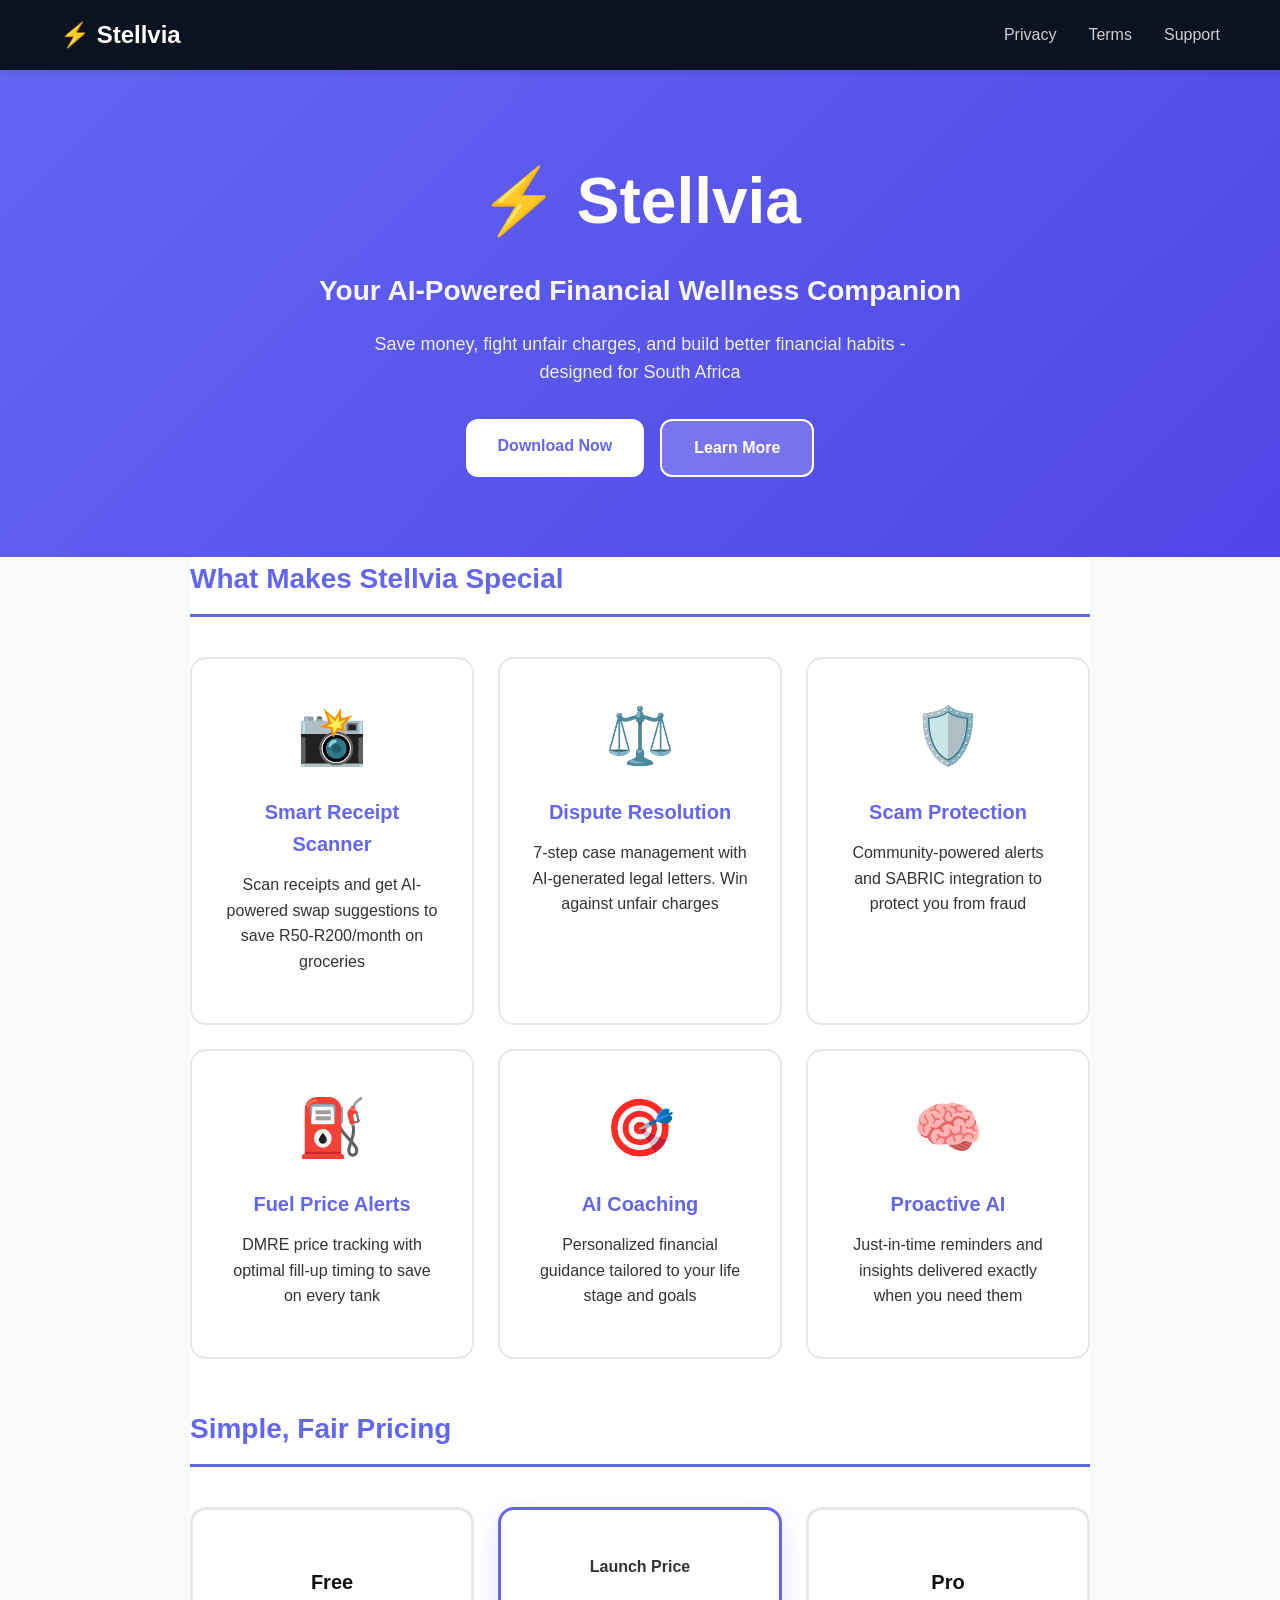
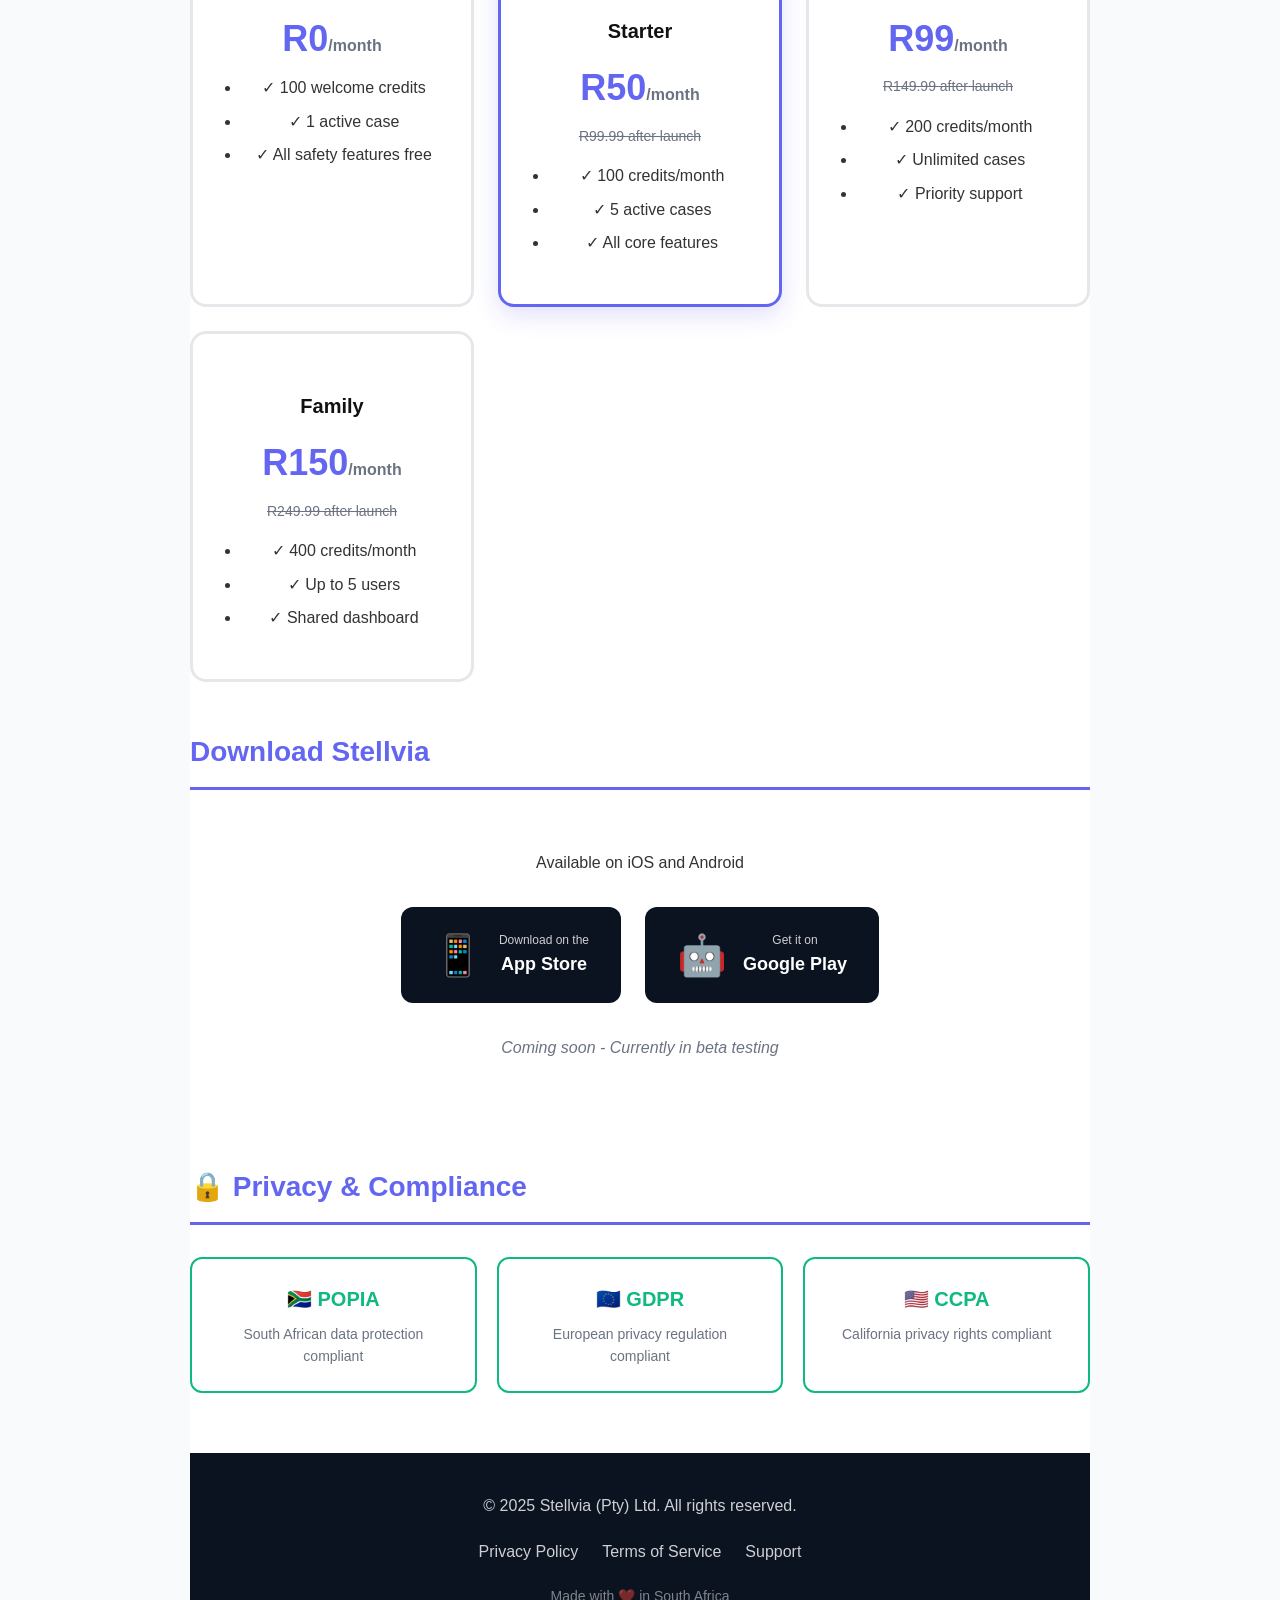
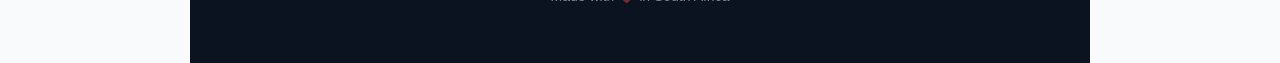
<file: index.html>
<!DOCTYPE html>
<html lang="en">
<head>
    <meta charset="UTF-8">
    <meta name="viewport" content="width=device-width, initial-scale=1.0">
    <meta name="description" content="Stellvia - Your AI-powered financial wellness companion for South Africa">
    <title>Stellvia - AI Financial Wellness for South Africa</title>
    <link rel="stylesheet" href="style.css">
    <link rel="icon" href="data:image/svg+xml,<svg xmlns='http://www.w3.org/2000/svg' viewBox='0 0 100 100'><text y='.9em' font-size='90'>⚡</text></svg>">
</head>
<body>
    <nav class="nav">
        <div class="nav-container">
            <a href="index.html" class="nav-logo">⚡ Stellvia</a>
            <div class="nav-links">
                <a href="privacy.html">Privacy</a>
                <a href="terms.html">Terms</a>
                <a href="support.html">Support</a>
            </div>
        </div>
    </nav>

    <div class="hero">
        <div class="hero-content">
            <h1>⚡ Stellvia</h1>
            <p class="hero-subtitle">Your AI-Powered Financial Wellness Companion</p>
            <p class="hero-description">Save money, fight unfair charges, and build better financial habits - designed for South Africa</p>
            
            <div class="hero-buttons">
                <a href="#download" class="btn-primary">Download Now</a>
                <a href="support.html" class="btn-secondary">Learn More</a>
            </div>
        </div>
    </div>

    <div class="container">
        <section id="features">
            <h2>What Makes Stellvia Special</h2>
            
            <div class="feature-grid">
                <div class="feature-card">
                    <div class="feature-icon">📸</div>
                    <h3>Smart Receipt Scanner</h3>
                    <p>Scan receipts and get AI-powered swap suggestions to save R50-R200/month on groceries</p>
                </div>

                <div class="feature-card">
                    <div class="feature-icon">⚖️</div>
                    <h3>Dispute Resolution</h3>
                    <p>7-step case management with AI-generated legal letters. Win against unfair charges</p>
                </div>

                <div class="feature-card">
                    <div class="feature-icon">🛡️</div>
                    <h3>Scam Protection</h3>
                    <p>Community-powered alerts and SABRIC integration to protect you from fraud</p>
                </div>

                <div class="feature-card">
                    <div class="feature-icon">⛽</div>
                    <h3>Fuel Price Alerts</h3>
                    <p>DMRE price tracking with optimal fill-up timing to save on every tank</p>
                </div>

                <div class="feature-card">
                    <div class="feature-icon">🎯</div>
                    <h3>AI Coaching</h3>
                    <p>Personalized financial guidance tailored to your life stage and goals</p>
                </div>

                <div class="feature-card">
                    <div class="feature-icon">🧠</div>
                    <h3>Proactive AI</h3>
                    <p>Just-in-time reminders and insights delivered exactly when you need them</p>
                </div>
            </div>
        </section>

        <section id="pricing">
            <h2>Simple, Fair Pricing</h2>
            
            <div class="pricing-grid">
                <div class="price-card">
                    <h3>Free</h3>
                    <p class="price">R0<span>/month</span></p>
                    <ul>
                        <li>✓ 100 welcome credits</li>
                        <li>✓ 1 active case</li>
                        <li>✓ All safety features free</li>
                    </ul>
                </div>

                <div class="price-card featured">
                    <div class="badge">Launch Price</div>
                    <h3>Starter</h3>
                    <p class="price">R50<span>/month</span></p>
                    <p class="original-price">R99.99 after launch</p>
                    <ul>
                        <li>✓ 100 credits/month</li>
                        <li>✓ 5 active cases</li>
                        <li>✓ All core features</li>
                    </ul>
                </div>

                <div class="price-card">
                    <h3>Pro</h3>
                    <p class="price">R99<span>/month</span></p>
                    <p class="original-price">R149.99 after launch</p>
                    <ul>
                        <li>✓ 200 credits/month</li>
                        <li>✓ Unlimited cases</li>
                        <li>✓ Priority support</li>
                    </ul>
                </div>

                <div class="price-card">
                    <h3>Family</h3>
                    <p class="price">R150<span>/month</span></p>
                    <p class="original-price">R249.99 after launch</p>
                    <ul>
                        <li>✓ 400 credits/month</li>
                        <li>✓ Up to 5 users</li>
                        <li>✓ Shared dashboard</li>
                    </ul>
                </div>
            </div>
        </section>

        <section id="download">
            <h2>Download Stellvia</h2>
            <div class="download-section">
                <p>Available on iOS and Android</p>
                <div class="store-badges-large">
                    <div class="store-badge">
                        <span>📱</span>
                        <div>
                            <small>Download on the</small>
                            <strong>App Store</strong>
                        </div>
                    </div>
                    <div class="store-badge">
                        <span>🤖</span>
                        <div>
                            <small>Get it on</small>
                            <strong>Google Play</strong>
                        </div>
                    </div>
                </div>
                <p class="coming-soon">Coming soon - Currently in beta testing</p>
            </div>
        </section>

        <section id="compliance">
            <h2>🔒 Privacy & Compliance</h2>
            <div class="compliance-badges">
                <div class="compliance-badge">
                    <strong>🇿🇦 POPIA</strong>
                    <p>South African data protection compliant</p>
                </div>
                <div class="compliance-badge">
                    <strong>🇪🇺 GDPR</strong>
                    <p>European privacy regulation compliant</p>
                </div>
                <div class="compliance-badge">
                    <strong>🇺🇸 CCPA</strong>
                    <p>California privacy rights compliant</p>
                </div>
            </div>
        </section>

        <footer>
            <p>&copy; 2025 Stellvia (Pty) Ltd. All rights reserved.</p>
            <div class="footer-links">
                <a href="privacy.html">Privacy Policy</a>
                <a href="terms.html">Terms of Service</a>
                <a href="support.html">Support</a>
            </div>
            <p class="footer-meta">Made with ❤️ in South Africa</p>
        </footer>
    </div>
</body>
</html>
</file>
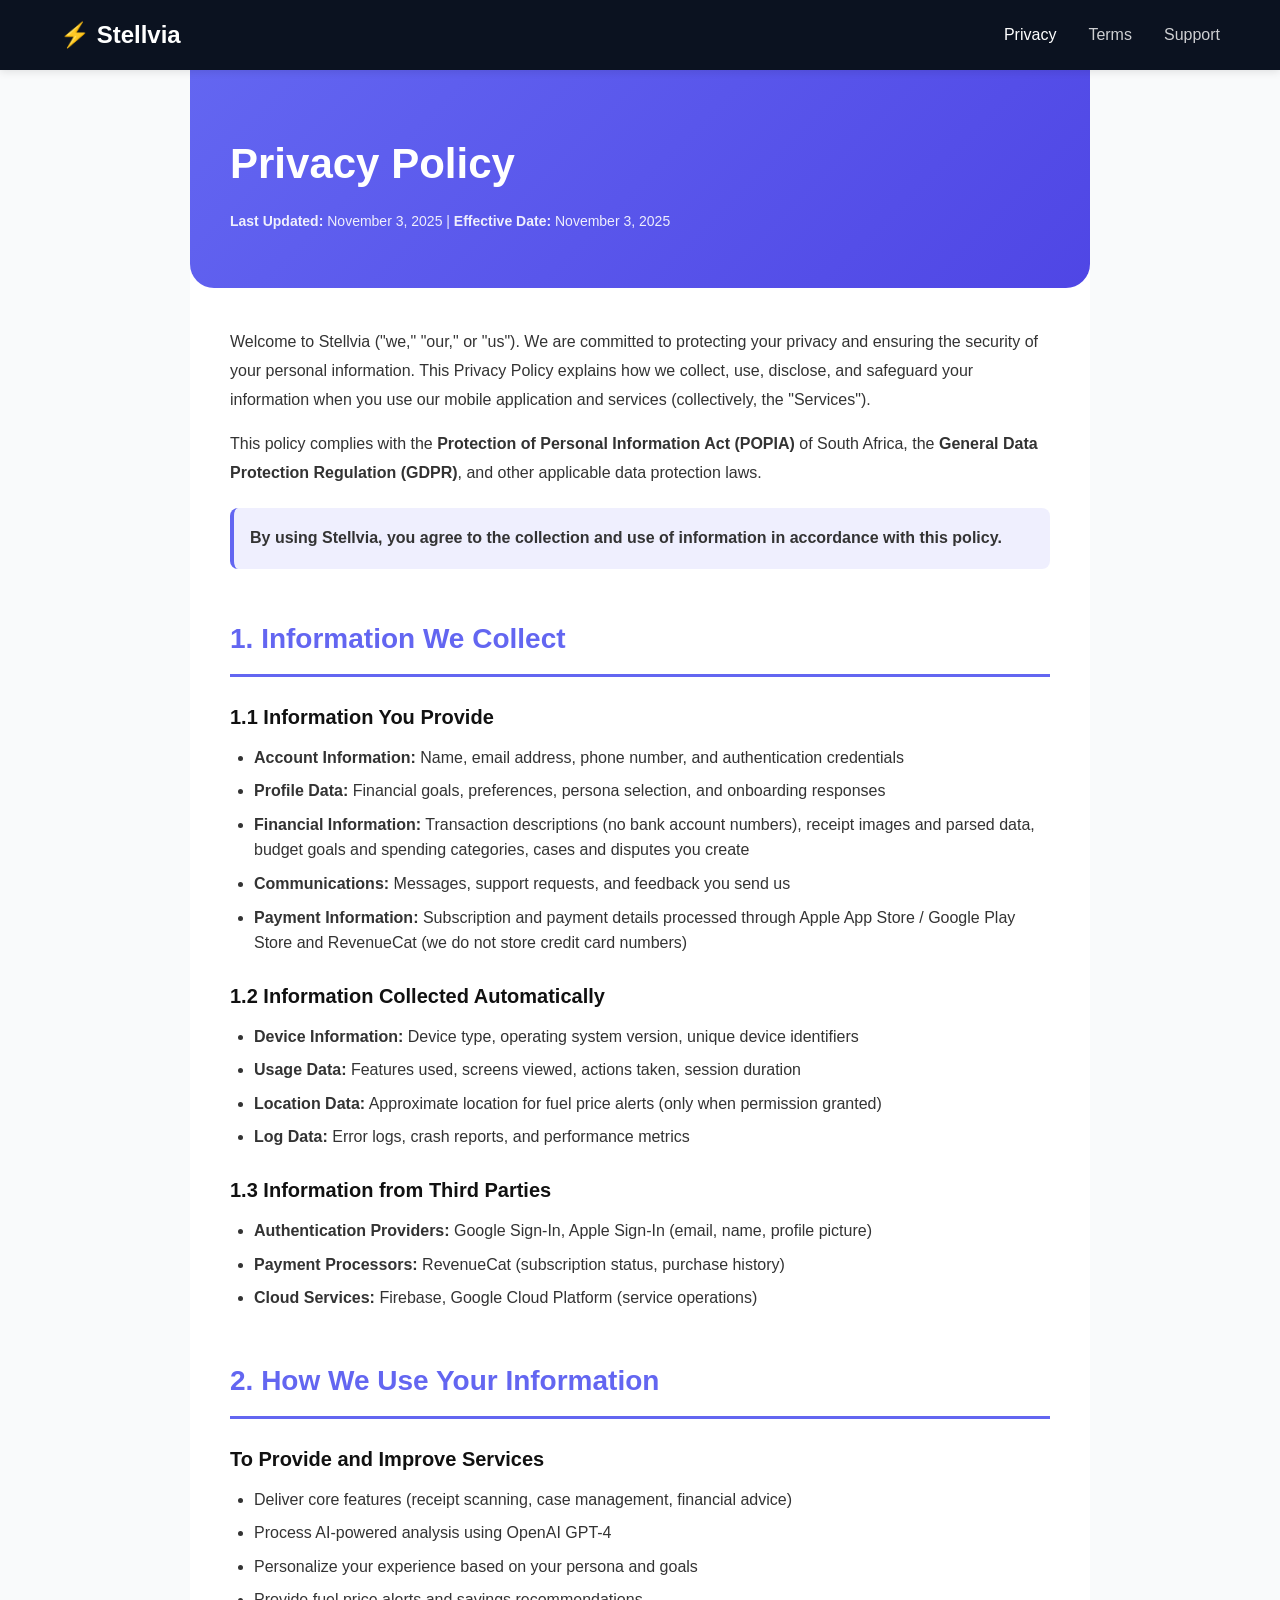
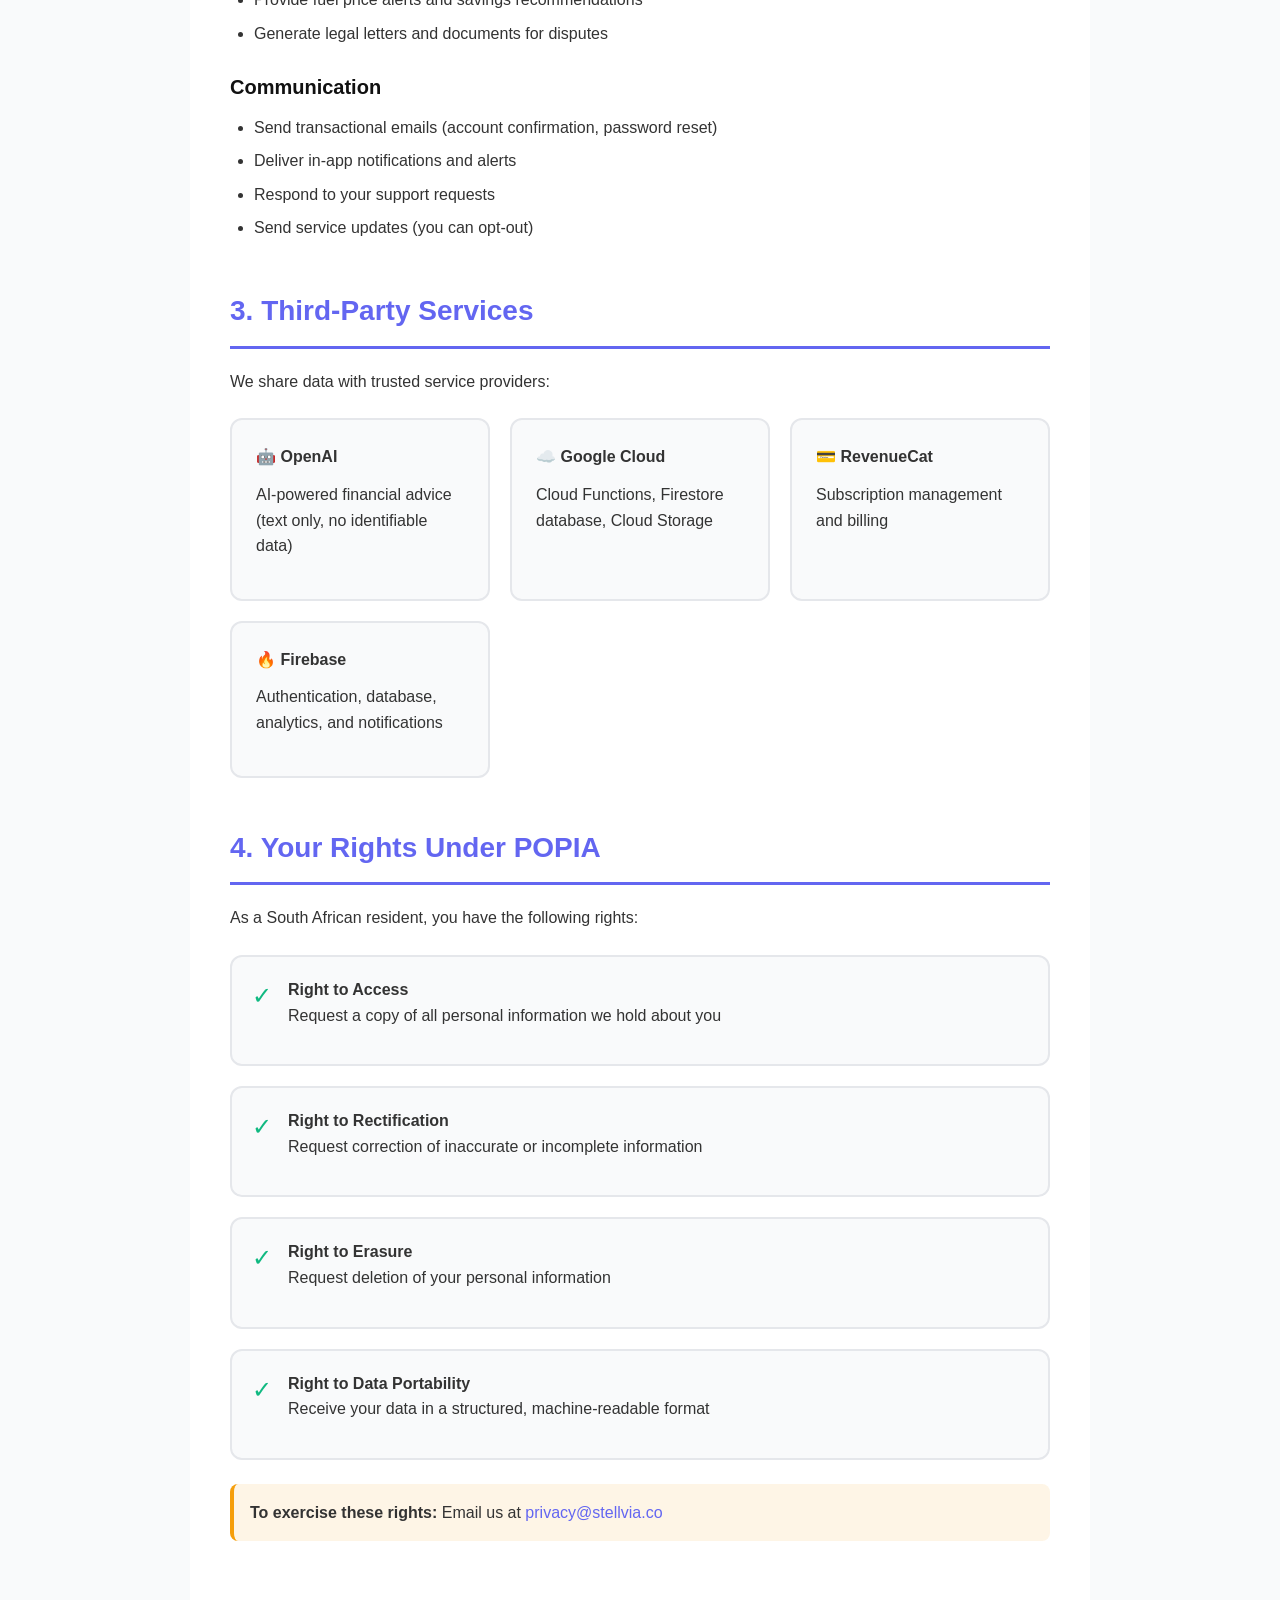
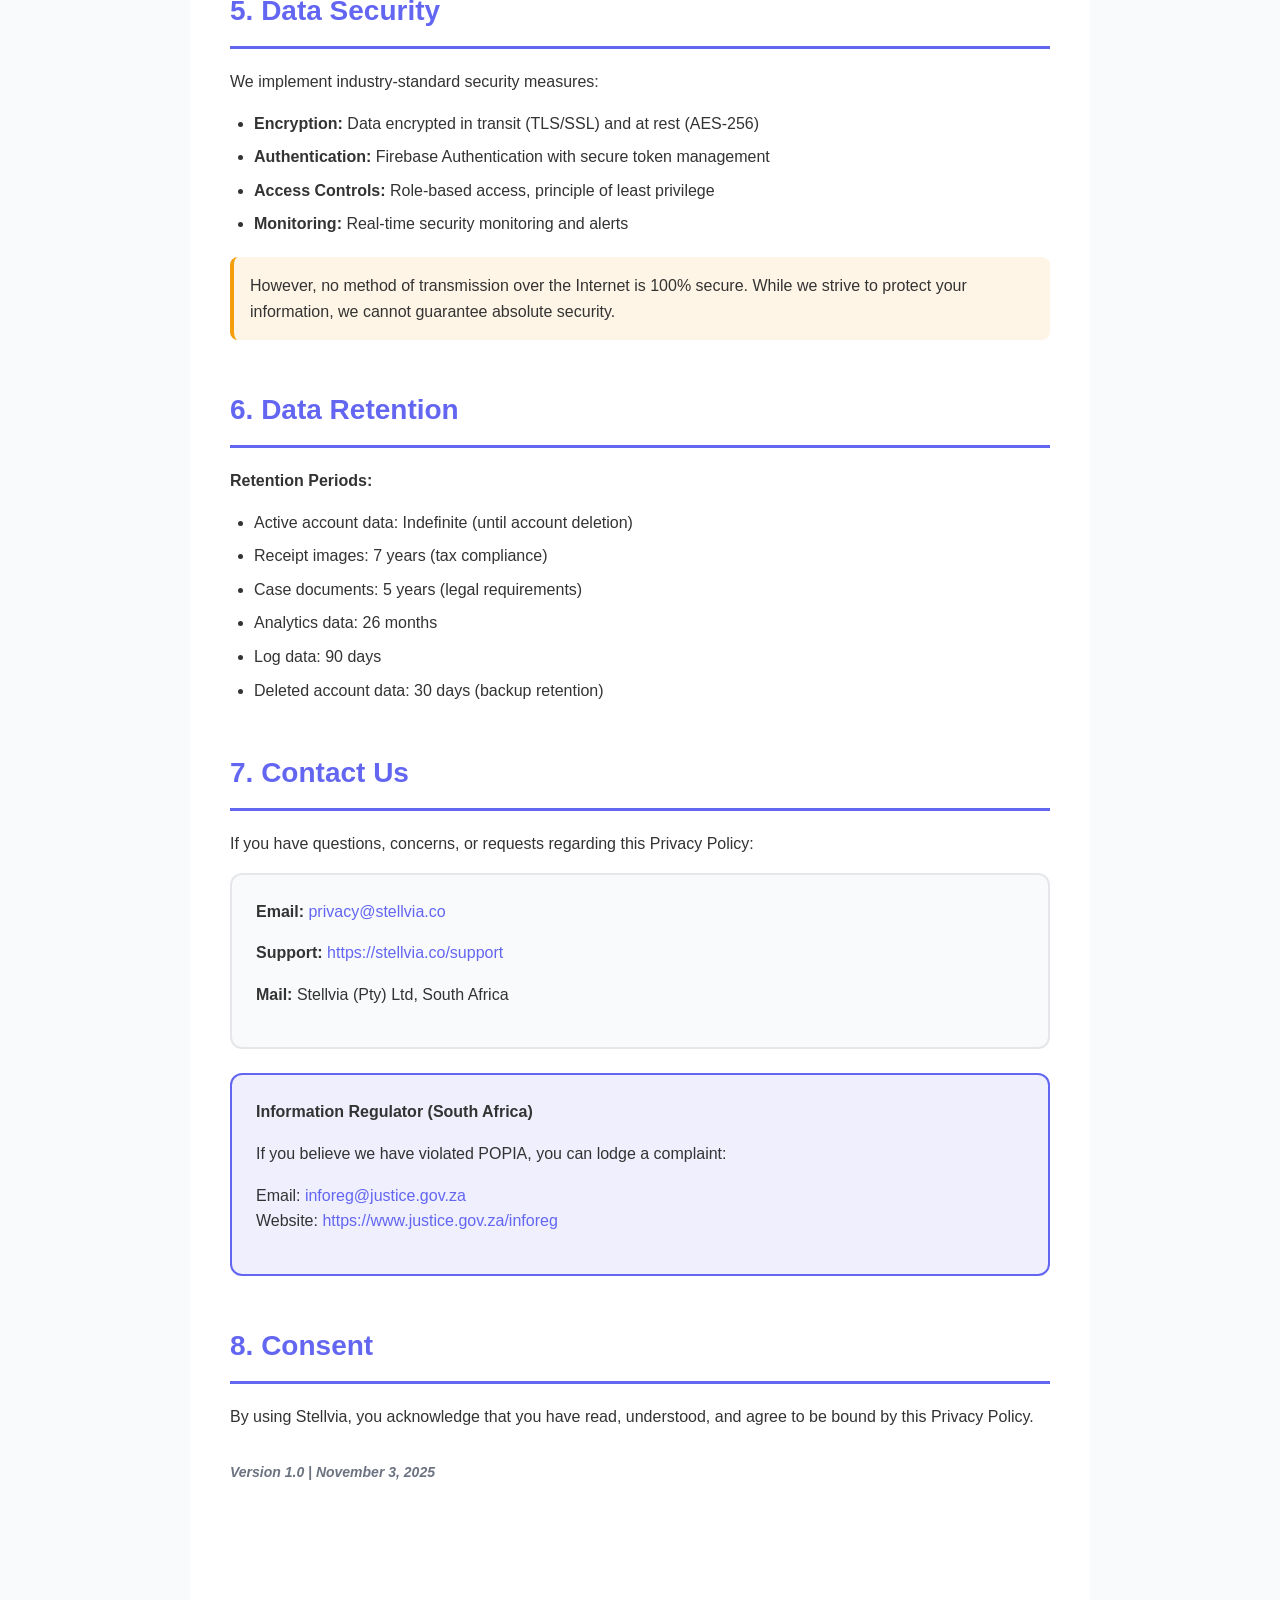
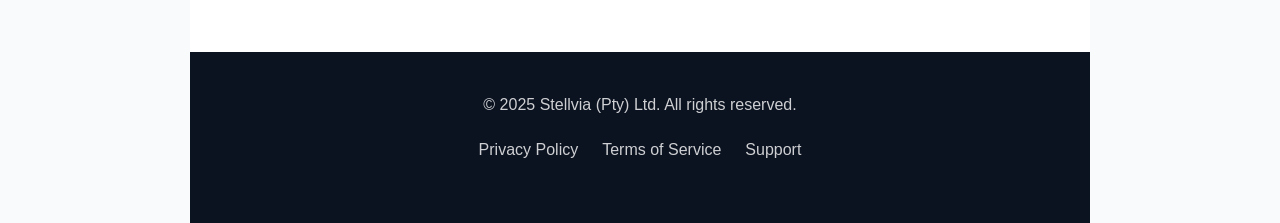
<file: privacy.html>
<!DOCTYPE html>
<html lang="en">
<head>
    <meta charset="UTF-8">
    <meta name="viewport" content="width=device-width, initial-scale=1.0">
    <meta name="description" content="Stellvia Privacy Policy - POPIA, GDPR, and CCPA compliant">
    <title>Stellvia - Privacy Policy</title>
    <link rel="stylesheet" href="style.css">
    <link rel="icon" href="data:image/svg+xml,<svg xmlns='http://www.w3.org/2000/svg' viewBox='0 0 100 100'><text y='.9em' font-size='90'>⚡</text></svg>">
</head>
<body>
    <nav class="nav">
        <div class="nav-container">
            <a href="index.html" class="nav-logo">⚡ Stellvia</a>
            <div class="nav-links">
                <a href="privacy.html" class="active">Privacy</a>
                <a href="terms.html">Terms</a>
                <a href="support.html">Support</a>
            </div>
        </div>
    </nav>

    <div class="container">
        <div class="header">
            <h1>Privacy Policy</h1>
            <p class="meta"><strong>Last Updated:</strong> November 3, 2025 | <strong>Effective Date:</strong> November 3, 2025</p>
        </div>

        <div class="content">
            <section class="intro">
                <p>Welcome to Stellvia ("we," "our," or "us"). We are committed to protecting your privacy and ensuring the security of your personal information. This Privacy Policy explains how we collect, use, disclose, and safeguard your information when you use our mobile application and services (collectively, the "Services").</p>
                
                <p>This policy complies with the <strong>Protection of Personal Information Act (POPIA)</strong> of South Africa, the <strong>General Data Protection Regulation (GDPR)</strong>, and other applicable data protection laws.</p>
                
                <p class="highlight"><strong>By using Stellvia, you agree to the collection and use of information in accordance with this policy.</strong></p>
            </section>

            <section id="information-we-collect">
                <h2>1. Information We Collect</h2>
                
                <h3>1.1 Information You Provide</h3>
                <ul>
                    <li><strong>Account Information:</strong> Name, email address, phone number, and authentication credentials</li>
                    <li><strong>Profile Data:</strong> Financial goals, preferences, persona selection, and onboarding responses</li>
                    <li><strong>Financial Information:</strong> Transaction descriptions (no bank account numbers), receipt images and parsed data, budget goals and spending categories, cases and disputes you create</li>
                    <li><strong>Communications:</strong> Messages, support requests, and feedback you send us</li>
                    <li><strong>Payment Information:</strong> Subscription and payment details processed through Apple App Store / Google Play Store and RevenueCat (we do not store credit card numbers)</li>
                </ul>

                <h3>1.2 Information Collected Automatically</h3>
                <ul>
                    <li><strong>Device Information:</strong> Device type, operating system version, unique device identifiers</li>
                    <li><strong>Usage Data:</strong> Features used, screens viewed, actions taken, session duration</li>
                    <li><strong>Location Data:</strong> Approximate location for fuel price alerts (only when permission granted)</li>
                    <li><strong>Log Data:</strong> Error logs, crash reports, and performance metrics</li>
                </ul>

                <h3>1.3 Information from Third Parties</h3>
                <ul>
                    <li><strong>Authentication Providers:</strong> Google Sign-In, Apple Sign-In (email, name, profile picture)</li>
                    <li><strong>Payment Processors:</strong> RevenueCat (subscription status, purchase history)</li>
                    <li><strong>Cloud Services:</strong> Firebase, Google Cloud Platform (service operations)</li>
                </ul>
            </section>

            <section id="how-we-use">
                <h2>2. How We Use Your Information</h2>
                
                <h3>To Provide and Improve Services</h3>
                <ul>
                    <li>Deliver core features (receipt scanning, case management, financial advice)</li>
                    <li>Process AI-powered analysis using OpenAI GPT-4</li>
                    <li>Personalize your experience based on your persona and goals</li>
                    <li>Provide fuel price alerts and savings recommendations</li>
                    <li>Generate legal letters and documents for disputes</li>
                </ul>

                <h3>Communication</h3>
                <ul>
                    <li>Send transactional emails (account confirmation, password reset)</li>
                    <li>Deliver in-app notifications and alerts</li>
                    <li>Respond to your support requests</li>
                    <li>Send service updates (you can opt-out)</li>
                </ul>
            </section>

            <section id="third-party-services">
                <h2>3. Third-Party Services</h2>
                <p>We share data with trusted service providers:</p>
                
                <div class="service-grid">
                    <div class="service-card">
                        <h4>🤖 OpenAI</h4>
                        <p>AI-powered financial advice (text only, no identifiable data)</p>
                    </div>
                    <div class="service-card">
                        <h4>☁️ Google Cloud</h4>
                        <p>Cloud Functions, Firestore database, Cloud Storage</p>
                    </div>
                    <div class="service-card">
                        <h4>💳 RevenueCat</h4>
                        <p>Subscription management and billing</p>
                    </div>
                    <div class="service-card">
                        <h4>🔥 Firebase</h4>
                        <p>Authentication, database, analytics, and notifications</p>
                    </div>
                </div>
            </section>

            <section id="popia-rights">
                <h2>4. Your Rights Under POPIA</h2>
                <p>As a South African resident, you have the following rights:</p>
                
                <div class="rights-list">
                    <div class="right-item">
                        <span class="right-icon">✓</span>
                        <div>
                            <strong>Right to Access</strong>
                            <p>Request a copy of all personal information we hold about you</p>
                        </div>
                    </div>
                    <div class="right-item">
                        <span class="right-icon">✓</span>
                        <div>
                            <strong>Right to Rectification</strong>
                            <p>Request correction of inaccurate or incomplete information</p>
                        </div>
                    </div>
                    <div class="right-item">
                        <span class="right-icon">✓</span>
                        <div>
                            <strong>Right to Erasure</strong>
                            <p>Request deletion of your personal information</p>
                        </div>
                    </div>
                    <div class="right-item">
                        <span class="right-icon">✓</span>
                        <div>
                            <strong>Right to Data Portability</strong>
                            <p>Receive your data in a structured, machine-readable format</p>
                        </div>
                    </div>
                </div>

                <p class="contact-info"><strong>To exercise these rights:</strong> Email us at <a href="mailto:privacy@stellvia.co">privacy@stellvia.co</a></p>
            </section>

            <section id="data-security">
                <h2>5. Data Security</h2>
                <p>We implement industry-standard security measures:</p>
                <ul>
                    <li><strong>Encryption:</strong> Data encrypted in transit (TLS/SSL) and at rest (AES-256)</li>
                    <li><strong>Authentication:</strong> Firebase Authentication with secure token management</li>
                    <li><strong>Access Controls:</strong> Role-based access, principle of least privilege</li>
                    <li><strong>Monitoring:</strong> Real-time security monitoring and alerts</li>
                </ul>
                <p class="warning">However, no method of transmission over the Internet is 100% secure. While we strive to protect your information, we cannot guarantee absolute security.</p>
            </section>

            <section id="data-retention">
                <h2>6. Data Retention</h2>
                <p><strong>Retention Periods:</strong></p>
                <ul>
                    <li>Active account data: Indefinite (until account deletion)</li>
                    <li>Receipt images: 7 years (tax compliance)</li>
                    <li>Case documents: 5 years (legal requirements)</li>
                    <li>Analytics data: 26 months</li>
                    <li>Log data: 90 days</li>
                    <li>Deleted account data: 30 days (backup retention)</li>
                </ul>
            </section>

            <section id="contact">
                <h2>7. Contact Us</h2>
                <p>If you have questions, concerns, or requests regarding this Privacy Policy:</p>
                
                <div class="contact-card">
                    <p><strong>Email:</strong> <a href="mailto:privacy@stellvia.co">privacy@stellvia.co</a></p>
                    <p><strong>Support:</strong> <a href="support.html">https://stellvia.co/support</a></p>
                    <p><strong>Mail:</strong> Stellvia (Pty) Ltd, South Africa</p>
                </div>

                <div class="info-card">
                    <p><strong>Information Regulator (South Africa)</strong></p>
                    <p>If you believe we have violated POPIA, you can lodge a complaint:</p>
                    <p>Email: <a href="mailto:inforeg@justice.gov.za">inforeg@justice.gov.za</a><br>
                    Website: <a href="https://www.justice.gov.za/inforeg" target="_blank">https://www.justice.gov.za/inforeg</a></p>
                </div>
            </section>

            <section id="consent">
                <h2>8. Consent</h2>
                <p>By using Stellvia, you acknowledge that you have read, understood, and agree to be bound by this Privacy Policy.</p>
                <p class="version"><strong>Version 1.0 | November 3, 2025</strong></p>
            </section>
        </div>

        <footer>
            <p>&copy; 2025 Stellvia (Pty) Ltd. All rights reserved.</p>
            <div class="footer-links">
                <a href="privacy.html">Privacy Policy</a>
                <a href="terms.html">Terms of Service</a>
                <a href="support.html">Support</a>
            </div>
        </footer>
    </div>
</body>
</html>
</file>
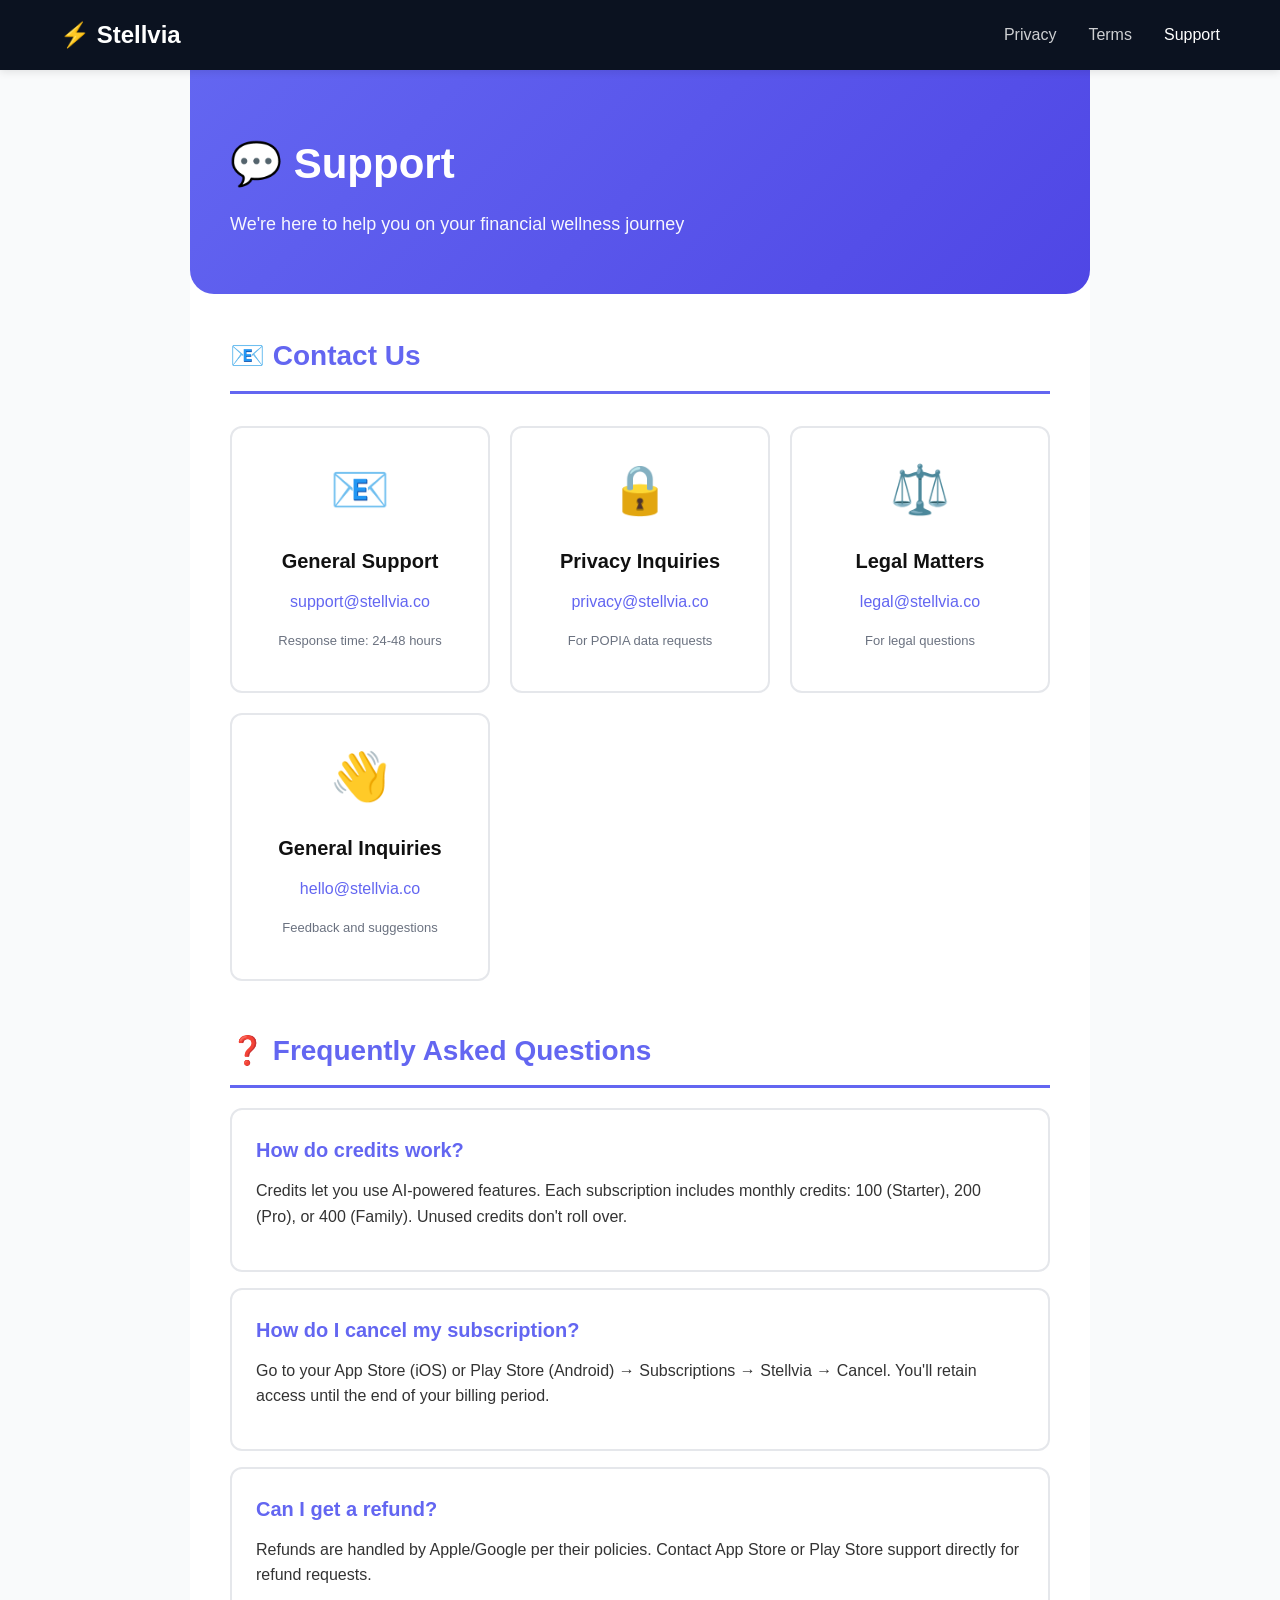
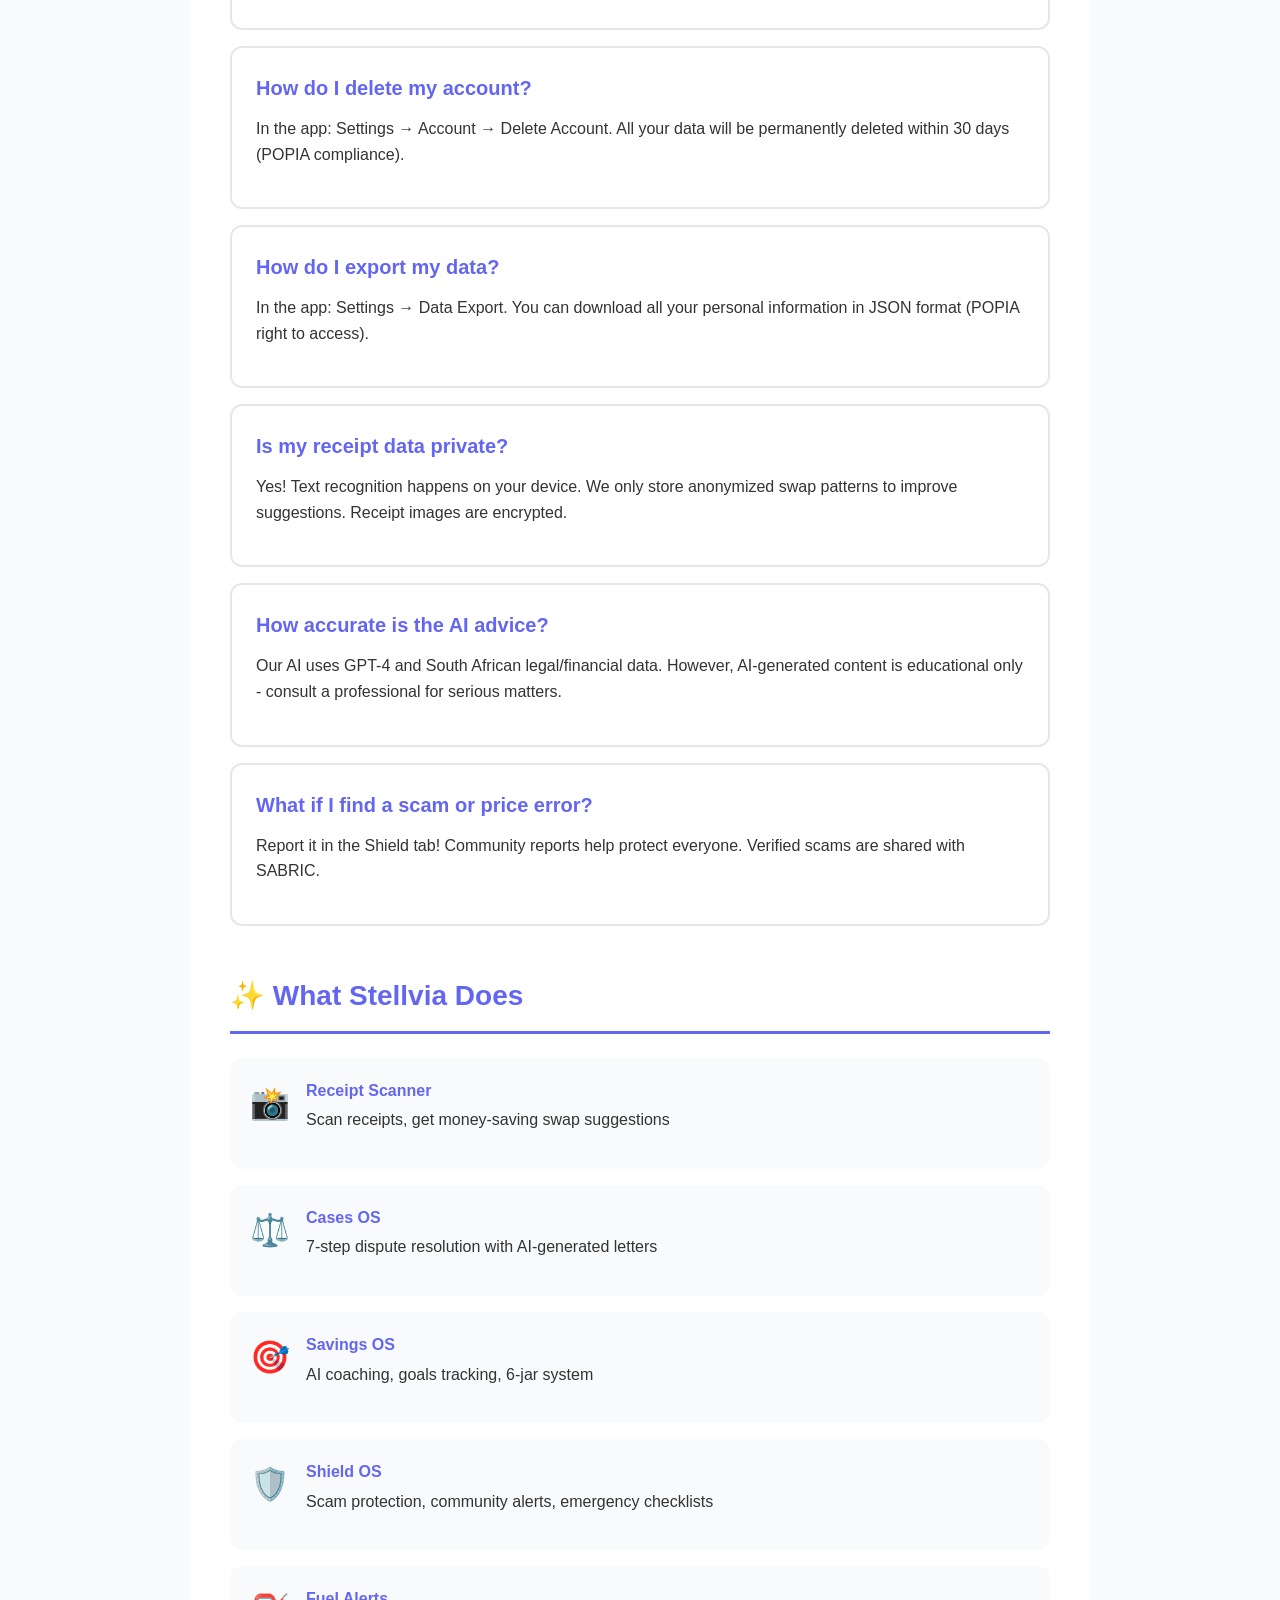
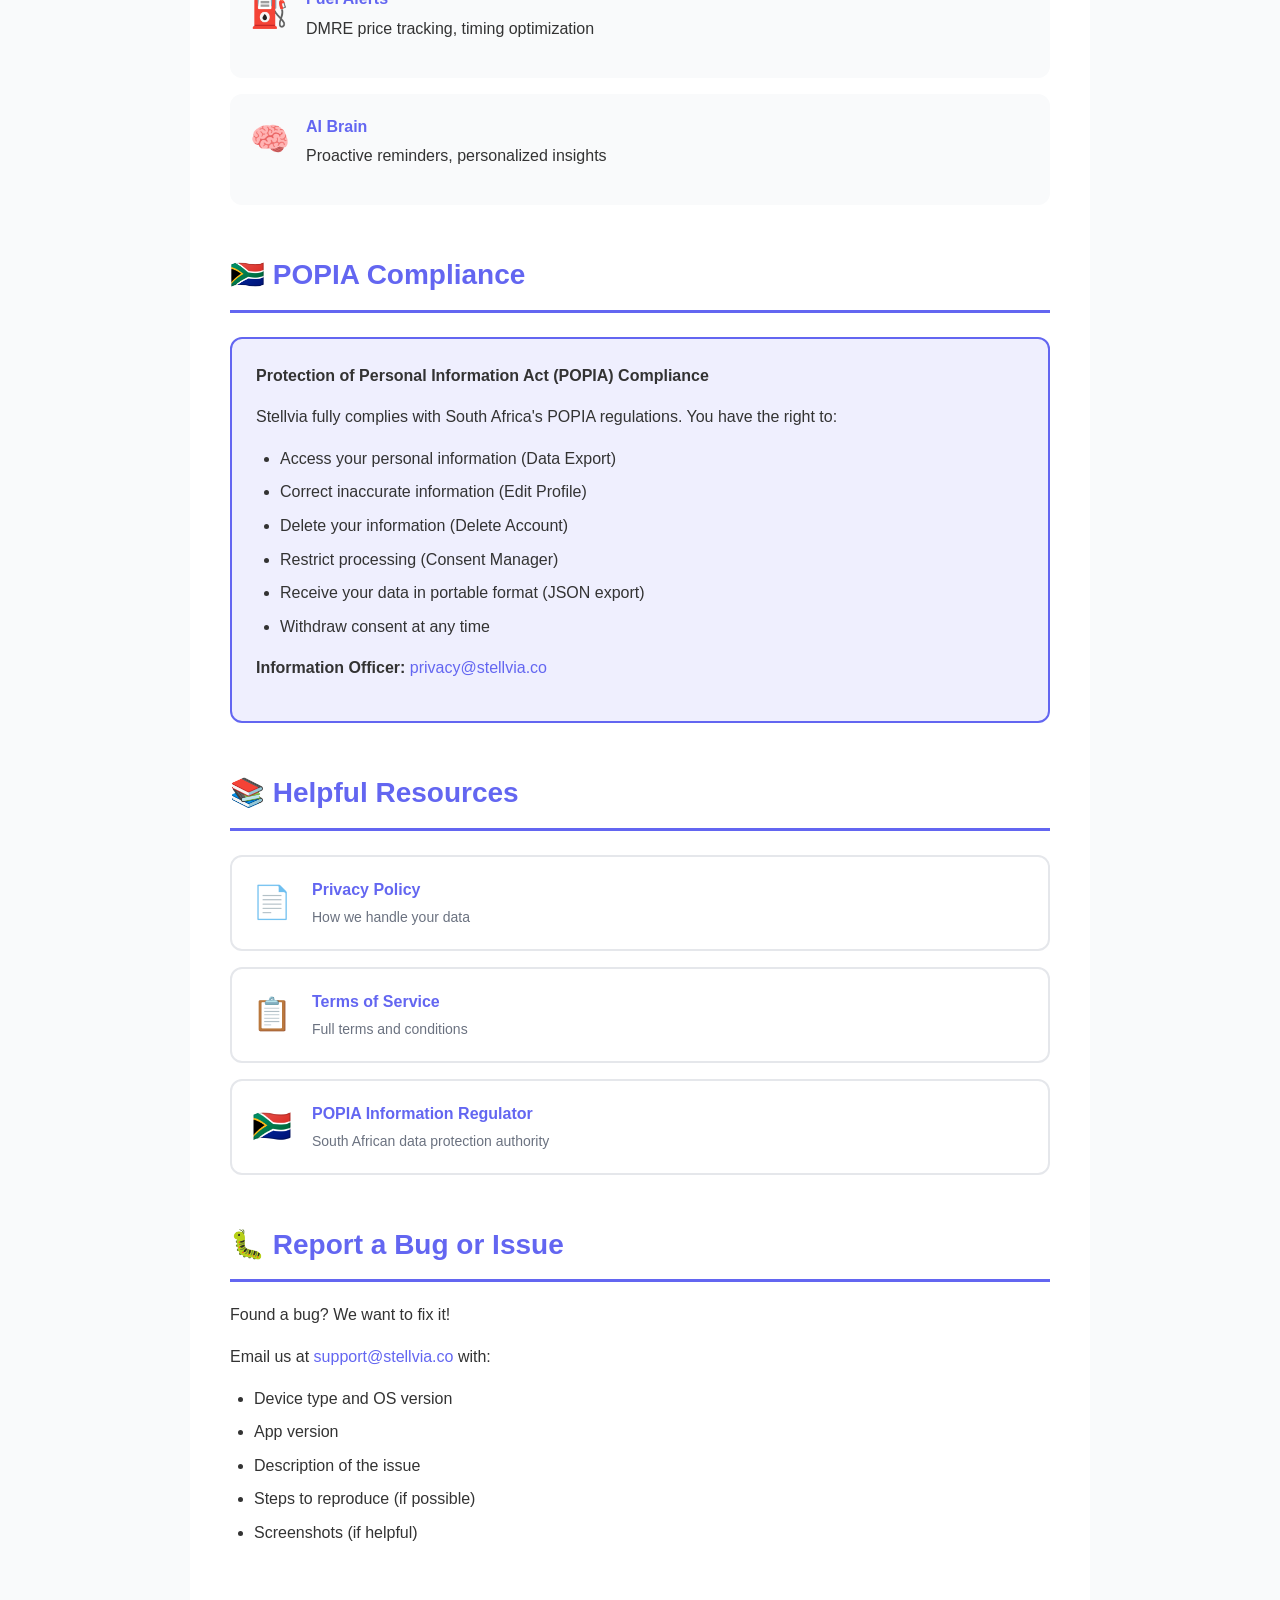
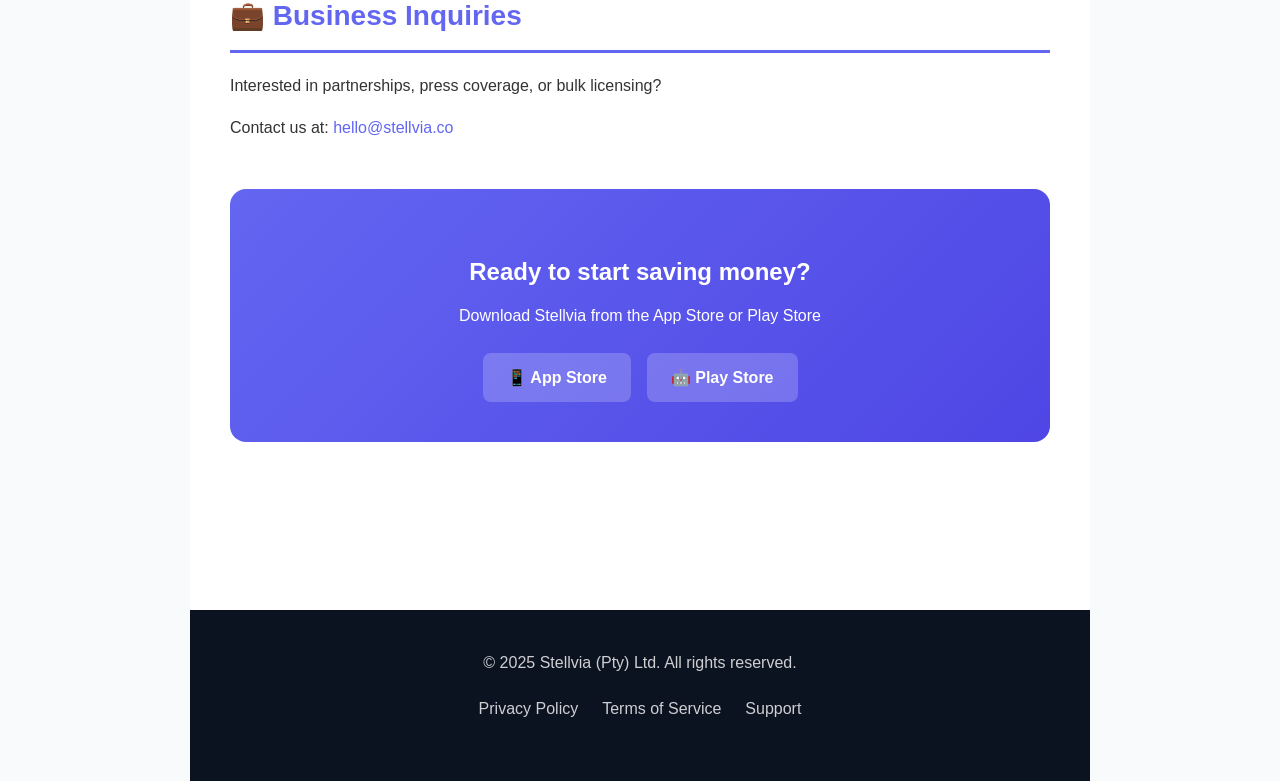
<file: support.html>
<!DOCTYPE html>
<html lang="en">
<head>
    <meta charset="UTF-8">
    <meta name="viewport" content="width=device-width, initial-scale=1.0">
    <meta name="description" content="Stellvia Support - Get help with your financial wellness journey">
    <title>Stellvia - Support</title>
    <link rel="stylesheet" href="style.css">
    <link rel="icon" href="data:image/svg+xml,<svg xmlns='http://www.w3.org/2000/svg' viewBox='0 0 100 100'><text y='.9em' font-size='90'>⚡</text></svg>">
</head>
<body>
    <nav class="nav">
        <div class="nav-container">
            <a href="index.html" class="nav-logo">⚡ Stellvia</a>
            <div class="nav-links">
                <a href="privacy.html">Privacy</a>
                <a href="terms.html">Terms</a>
                <a href="support.html" class="active">Support</a>
            </div>
        </div>
    </nav>

    <div class="container">
        <div class="header">
            <h1>💬 Support</h1>
            <p class="subtitle">We're here to help you on your financial wellness journey</p>
        </div>

        <div class="content">
            <section id="contact">
                <h2>📧 Contact Us</h2>
                
                <div class="contact-grid">
                    <div class="contact-method">
                        <div class="contact-icon">📧</div>
                        <h3>General Support</h3>
                        <p><a href="mailto:support@stellvia.co">support@stellvia.co</a></p>
                        <p class="response-time">Response time: 24-48 hours</p>
                    </div>

                    <div class="contact-method">
                        <div class="contact-icon">🔒</div>
                        <h3>Privacy Inquiries</h3>
                        <p><a href="mailto:privacy@stellvia.co">privacy@stellvia.co</a></p>
                        <p class="response-time">For POPIA data requests</p>
                    </div>

                    <div class="contact-method">
                        <div class="contact-icon">⚖️</div>
                        <h3>Legal Matters</h3>
                        <p><a href="mailto:legal@stellvia.co">legal@stellvia.co</a></p>
                        <p class="response-time">For legal questions</p>
                    </div>

                    <div class="contact-method">
                        <div class="contact-icon">👋</div>
                        <h3>General Inquiries</h3>
                        <p><a href="mailto:hello@stellvia.co">hello@stellvia.co</a></p>
                        <p class="response-time">Feedback and suggestions</p>
                    </div>
                </div>
            </section>

            <section id="faq">
                <h2>❓ Frequently Asked Questions</h2>
                
                <div class="faq-item">
                    <h3>How do credits work?</h3>
                    <p>Credits let you use AI-powered features. Each subscription includes monthly credits: 100 (Starter), 200 (Pro), or 400 (Family). Unused credits don't roll over.</p>
                </div>

                <div class="faq-item">
                    <h3>How do I cancel my subscription?</h3>
                    <p>Go to your App Store (iOS) or Play Store (Android) → Subscriptions → Stellvia → Cancel. You'll retain access until the end of your billing period.</p>
                </div>

                <div class="faq-item">
                    <h3>Can I get a refund?</h3>
                    <p>Refunds are handled by Apple/Google per their policies. Contact App Store or Play Store support directly for refund requests.</p>
                </div>

                <div class="faq-item">
                    <h3>How do I delete my account?</h3>
                    <p>In the app: Settings → Account → Delete Account. All your data will be permanently deleted within 30 days (POPIA compliance).</p>
                </div>

                <div class="faq-item">
                    <h3>How do I export my data?</h3>
                    <p>In the app: Settings → Data Export. You can download all your personal information in JSON format (POPIA right to access).</p>
                </div>

                <div class="faq-item">
                    <h3>Is my receipt data private?</h3>
                    <p>Yes! Text recognition happens on your device. We only store anonymized swap patterns to improve suggestions. Receipt images are encrypted.</p>
                </div>

                <div class="faq-item">
                    <h3>How accurate is the AI advice?</h3>
                    <p>Our AI uses GPT-4 and South African legal/financial data. However, AI-generated content is educational only - consult a professional for serious matters.</p>
                </div>

                <div class="faq-item">
                    <h3>What if I find a scam or price error?</h3>
                    <p>Report it in the Shield tab! Community reports help protect everyone. Verified scams are shared with SABRIC.</p>
                </div>
            </section>

            <section id="features">
                <h2>✨ What Stellvia Does</h2>
                
                <div class="feature-list">
                    <div class="feature-item">
                        <span class="feature-emoji">📸</span>
                        <div>
                            <strong>Receipt Scanner</strong>
                            <p>Scan receipts, get money-saving swap suggestions</p>
                        </div>
                    </div>

                    <div class="feature-item">
                        <span class="feature-emoji">⚖️</span>
                        <div>
                            <strong>Cases OS</strong>
                            <p>7-step dispute resolution with AI-generated letters</p>
                        </div>
                    </div>

                    <div class="feature-item">
                        <span class="feature-emoji">🎯</span>
                        <div>
                            <strong>Savings OS</strong>
                            <p>AI coaching, goals tracking, 6-jar system</p>
                        </div>
                    </div>

                    <div class="feature-item">
                        <span class="feature-emoji">🛡️</span>
                        <div>
                            <strong>Shield OS</strong>
                            <p>Scam protection, community alerts, emergency checklists</p>
                        </div>
                    </div>

                    <div class="feature-item">
                        <span class="feature-emoji">⛽</span>
                        <div>
                            <strong>Fuel Alerts</strong>
                            <p>DMRE price tracking, timing optimization</p>
                        </div>
                    </div>

                    <div class="feature-item">
                        <span class="feature-emoji">🧠</span>
                        <div>
                            <strong>AI Brain</strong>
                            <p>Proactive reminders, personalized insights</p>
                        </div>
                    </div>
                </div>
            </section>

            <section id="popia-compliance">
                <h2>🇿🇦 POPIA Compliance</h2>
                
                <div class="info-card">
                    <p><strong>Protection of Personal Information Act (POPIA) Compliance</strong></p>
                    <p>Stellvia fully complies with South Africa's POPIA regulations. You have the right to:</p>
                    <ul>
                        <li>Access your personal information (Data Export)</li>
                        <li>Correct inaccurate information (Edit Profile)</li>
                        <li>Delete your information (Delete Account)</li>
                        <li>Restrict processing (Consent Manager)</li>
                        <li>Receive your data in portable format (JSON export)</li>
                        <li>Withdraw consent at any time</li>
                    </ul>
                    <p><strong>Information Officer:</strong> <a href="mailto:privacy@stellvia.co">privacy@stellvia.co</a></p>
                </div>
            </section>

            <section id="resources">
                <h2>📚 Helpful Resources</h2>
                
                <div class="resource-links">
                    <a href="privacy.html" class="resource-link">
                        <span>📄</span>
                        <div>
                            <strong>Privacy Policy</strong>
                            <p>How we handle your data</p>
                        </div>
                    </a>

                    <a href="terms.html" class="resource-link">
                        <span>📋</span>
                        <div>
                            <strong>Terms of Service</strong>
                            <p>Full terms and conditions</p>
                        </div>
                    </a>

                    <a href="https://www.justice.gov.za/inforeg" target="_blank" class="resource-link">
                        <span>🇿🇦</span>
                        <div>
                            <strong>POPIA Information Regulator</strong>
                            <p>South African data protection authority</p>
                        </div>
                    </a>
                </div>
            </section>

            <section id="report-issue">
                <h2>🐛 Report a Bug or Issue</h2>
                <p>Found a bug? We want to fix it!</p>
                <p>Email us at <a href="mailto:support@stellvia.co">support@stellvia.co</a> with:</p>
                <ul>
                    <li>Device type and OS version</li>
                    <li>App version</li>
                    <li>Description of the issue</li>
                    <li>Steps to reproduce (if possible)</li>
                    <li>Screenshots (if helpful)</li>
                </ul>
            </section>

            <section id="business-inquiries">
                <h2>💼 Business Inquiries</h2>
                <p>Interested in partnerships, press coverage, or bulk licensing?</p>
                <p>Contact us at: <a href="mailto:hello@stellvia.co">hello@stellvia.co</a></p>
            </section>

            <div class="cta-box">
                <h3>Ready to start saving money?</h3>
                <p>Download Stellvia from the App Store or Play Store</p>
                <div class="store-badges">
                    <div class="badge">📱 App Store</div>
                    <div class="badge">🤖 Play Store</div>
                </div>
            </div>
        </div>

        <footer>
            <p>&copy; 2025 Stellvia (Pty) Ltd. All rights reserved.</p>
            <div class="footer-links">
                <a href="privacy.html">Privacy Policy</a>
                <a href="terms.html">Terms of Service</a>
                <a href="support.html">Support</a>
            </div>
        </footer>
    </div>
</body>
</html>
</file>
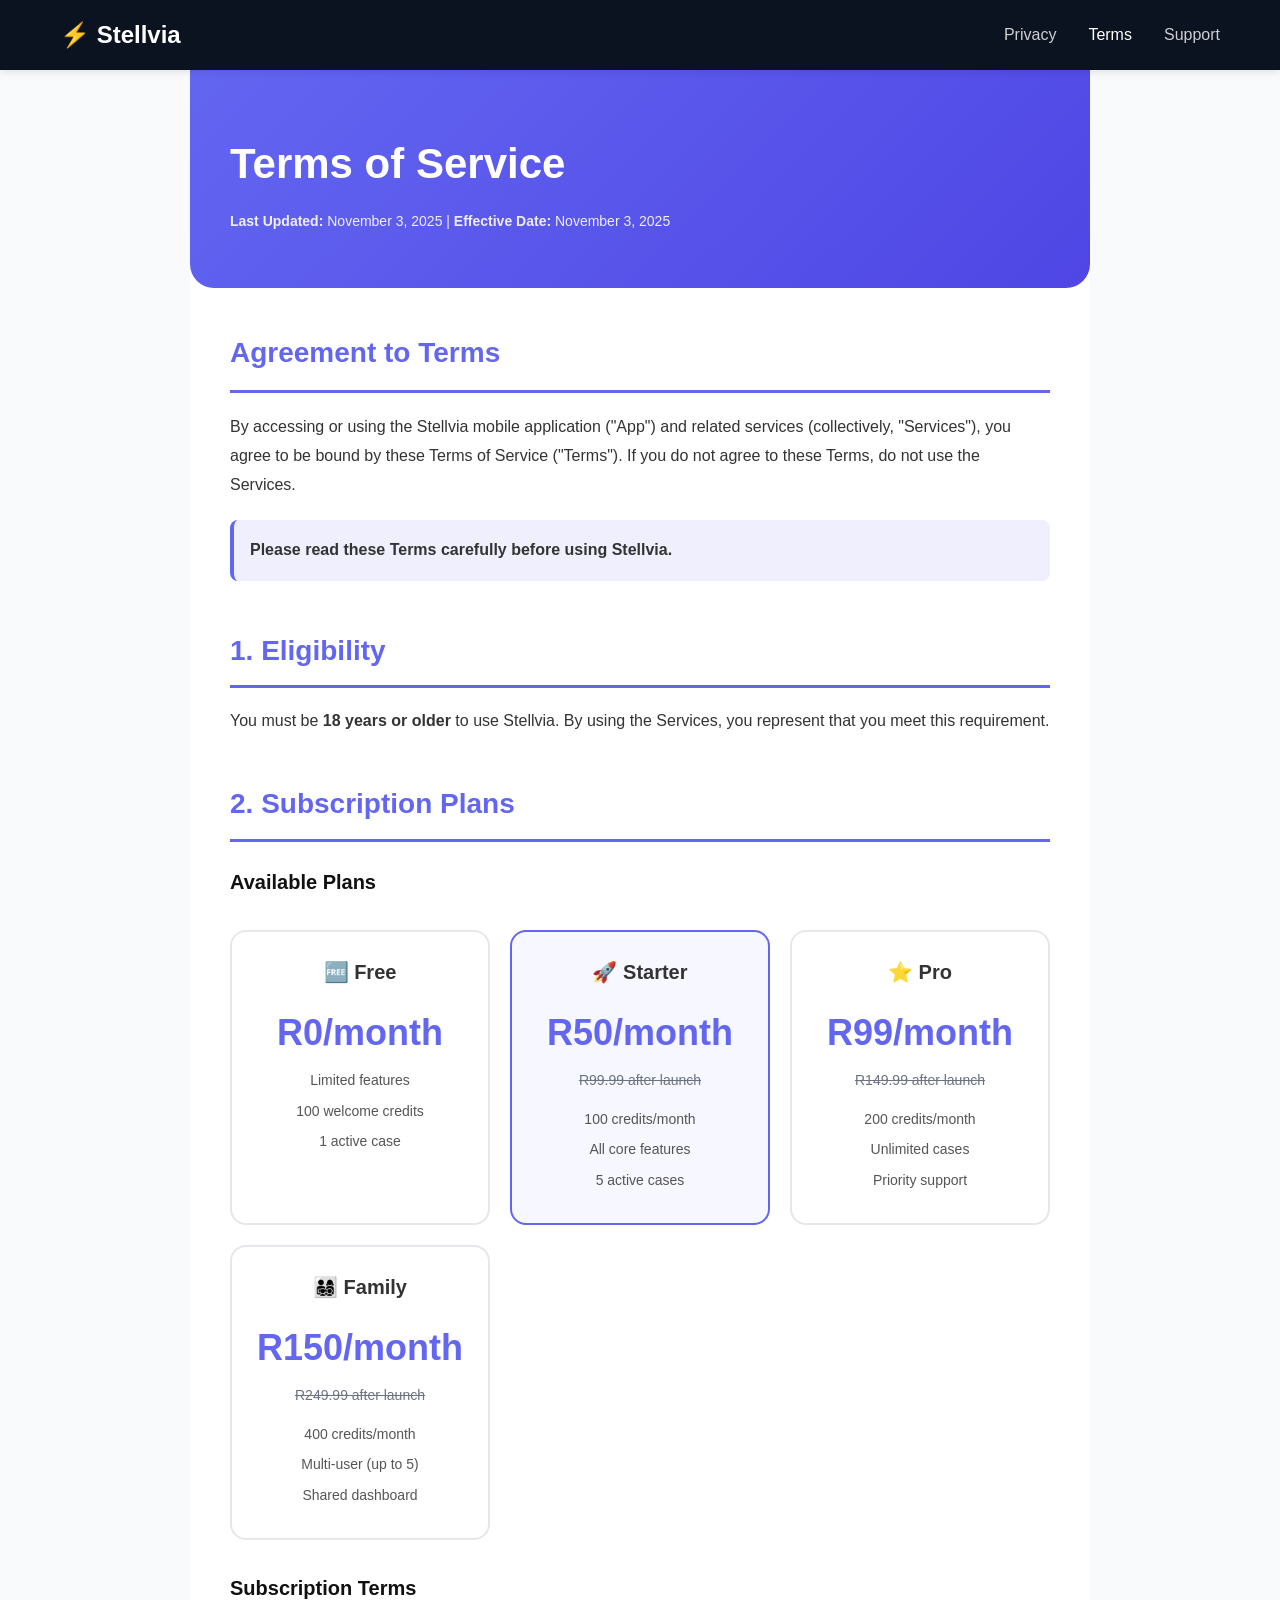
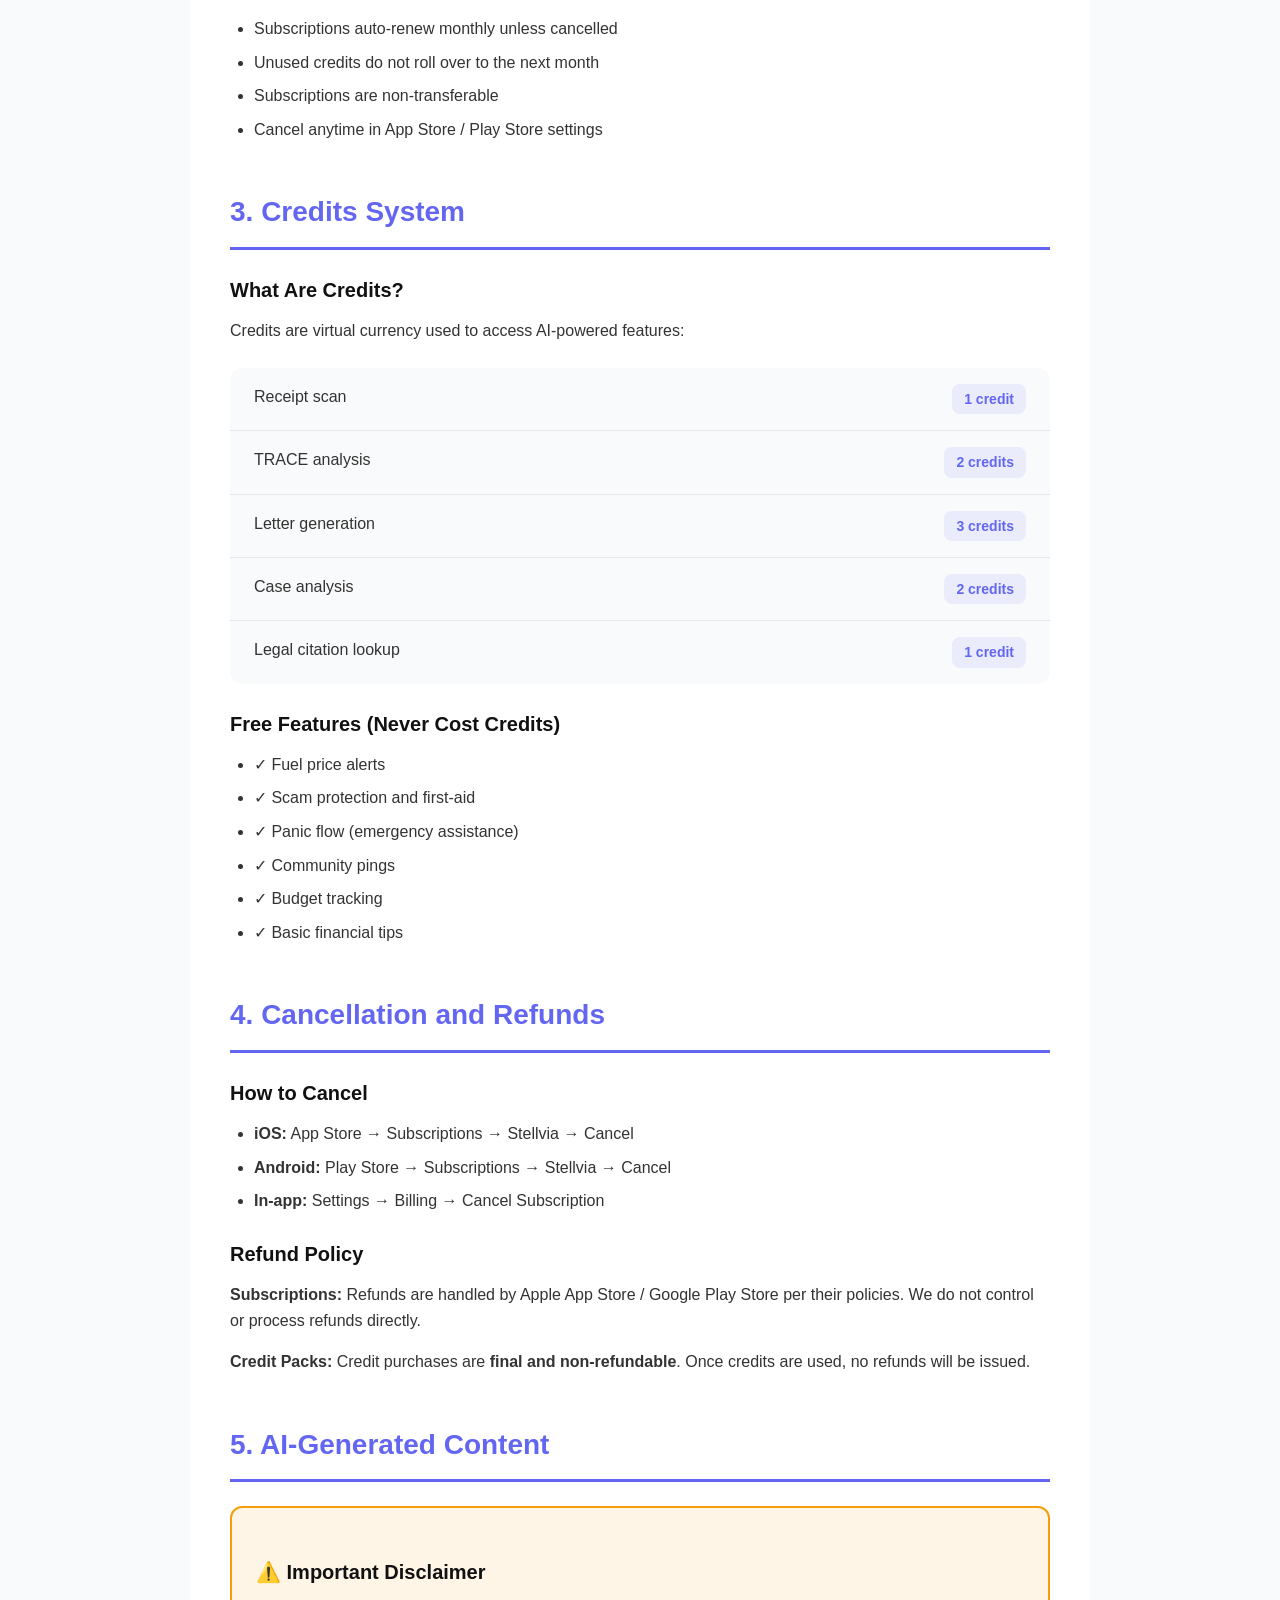
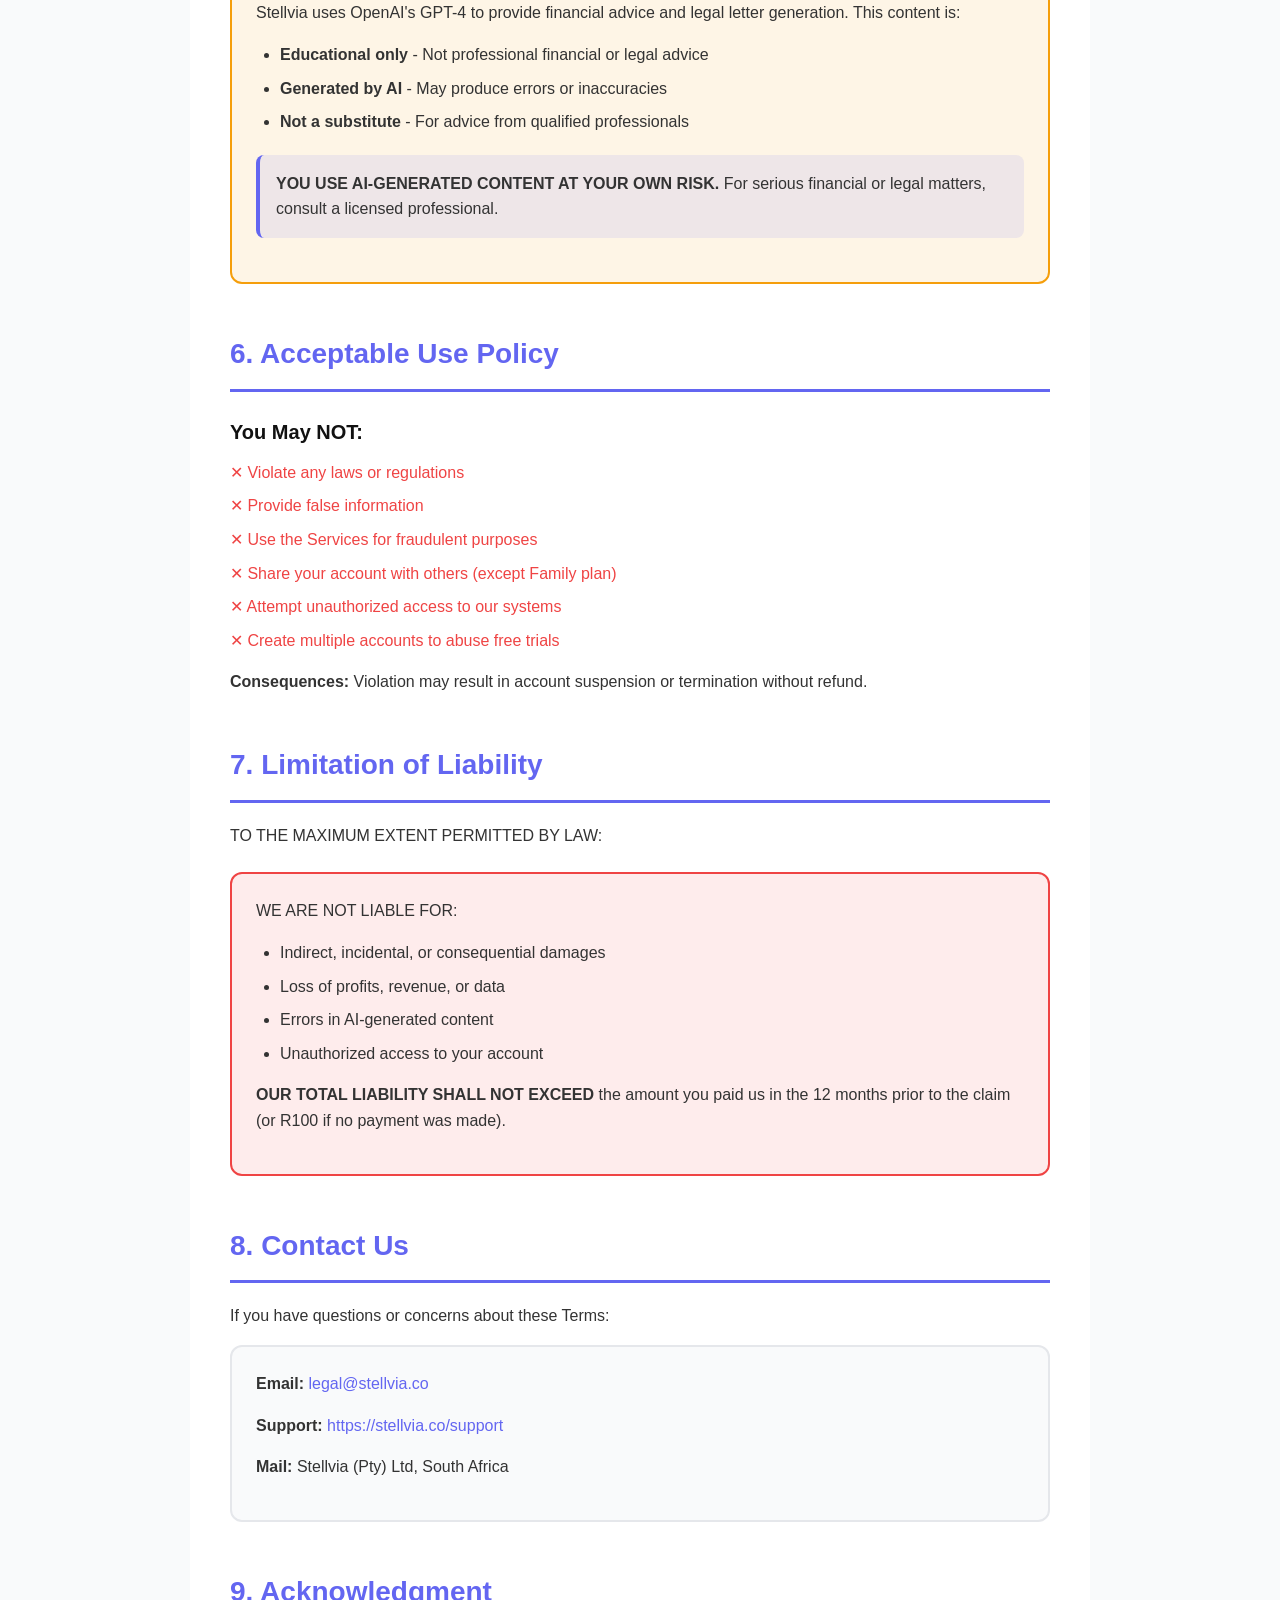
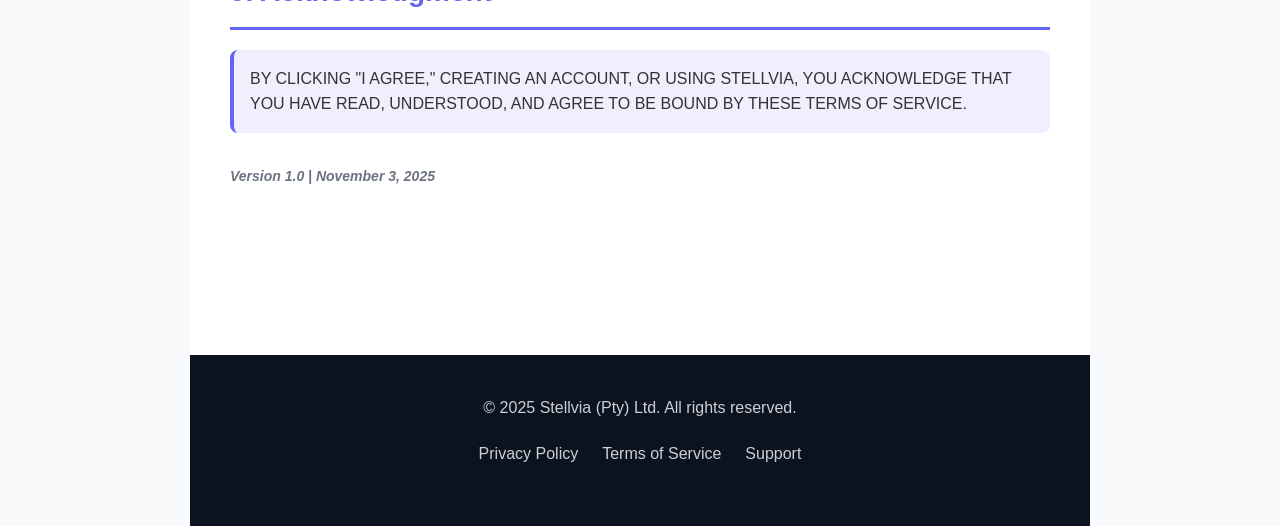
<file: terms.html>
<!DOCTYPE html>
<html lang="en">
<head>
    <meta charset="UTF-8">
    <meta name="viewport" content="width=device-width, initial-scale=1.0">
    <meta name="description" content="Stellvia Terms of Service">
    <title>Stellvia - Terms of Service</title>
    <link rel="stylesheet" href="style.css">
    <link rel="icon" href="data:image/svg+xml,<svg xmlns='http://www.w3.org/2000/svg' viewBox='0 0 100 100'><text y='.9em' font-size='90'>⚡</text></svg>">
</head>
<body>
    <nav class="nav">
        <div class="nav-container">
            <a href="index.html" class="nav-logo">⚡ Stellvia</a>
            <div class="nav-links">
                <a href="privacy.html">Privacy</a>
                <a href="terms.html" class="active">Terms</a>
                <a href="support.html">Support</a>
            </div>
        </div>
    </nav>

    <div class="container">
        <div class="header">
            <h1>Terms of Service</h1>
            <p class="meta"><strong>Last Updated:</strong> November 3, 2025 | <strong>Effective Date:</strong> November 3, 2025</p>
        </div>

        <div class="content">
            <section class="intro">
                <h2>Agreement to Terms</h2>
                <p>By accessing or using the Stellvia mobile application ("App") and related services (collectively, "Services"), you agree to be bound by these Terms of Service ("Terms"). If you do not agree to these Terms, do not use the Services.</p>
                <p class="highlight"><strong>Please read these Terms carefully before using Stellvia.</strong></p>
            </section>

            <section id="eligibility">
                <h2>1. Eligibility</h2>
                <p>You must be <strong>18 years or older</strong> to use Stellvia. By using the Services, you represent that you meet this requirement.</p>
            </section>

            <section id="subscription-plans">
                <h2>2. Subscription Plans</h2>
                
                <h3>Available Plans</h3>
                <div class="plans-grid">
                    <div class="plan-card">
                        <h4>🆓 Free</h4>
                        <p class="price">R0/month</p>
                        <ul>
                            <li>Limited features</li>
                            <li>100 welcome credits</li>
                            <li>1 active case</li>
                        </ul>
                    </div>
                    <div class="plan-card featured">
                        <h4>🚀 Starter</h4>
                        <p class="price">R50/month</p>
                        <p class="original-price">R99.99 after launch</p>
                        <ul>
                            <li>100 credits/month</li>
                            <li>All core features</li>
                            <li>5 active cases</li>
                        </ul>
                    </div>
                    <div class="plan-card">
                        <h4>⭐ Pro</h4>
                        <p class="price">R99/month</p>
                        <p class="original-price">R149.99 after launch</p>
                        <ul>
                            <li>200 credits/month</li>
                            <li>Unlimited cases</li>
                            <li>Priority support</li>
                        </ul>
                    </div>
                    <div class="plan-card">
                        <h4>👨‍👩‍👧‍👦 Family</h4>
                        <p class="price">R150/month</p>
                        <p class="original-price">R249.99 after launch</p>
                        <ul>
                            <li>400 credits/month</li>
                            <li>Multi-user (up to 5)</li>
                            <li>Shared dashboard</li>
                        </ul>
                    </div>
                </div>

                <h3>Subscription Terms</h3>
                <ul>
                    <li>Subscriptions auto-renew monthly unless cancelled</li>
                    <li>Unused credits do not roll over to the next month</li>
                    <li>Subscriptions are non-transferable</li>
                    <li>Cancel anytime in App Store / Play Store settings</li>
                </ul>
            </section>

            <section id="credits-system">
                <h2>3. Credits System</h2>
                
                <h3>What Are Credits?</h3>
                <p>Credits are virtual currency used to access AI-powered features:</p>
                
                <div class="credits-table">
                    <div class="credit-row">
                        <span class="credit-action">Receipt scan</span>
                        <span class="credit-cost">1 credit</span>
                    </div>
                    <div class="credit-row">
                        <span class="credit-action">TRACE analysis</span>
                        <span class="credit-cost">2 credits</span>
                    </div>
                    <div class="credit-row">
                        <span class="credit-action">Letter generation</span>
                        <span class="credit-cost">3 credits</span>
                    </div>
                    <div class="credit-row">
                        <span class="credit-action">Case analysis</span>
                        <span class="credit-cost">2 credits</span>
                    </div>
                    <div class="credit-row">
                        <span class="credit-action">Legal citation lookup</span>
                        <span class="credit-cost">1 credit</span>
                    </div>
                </div>

                <h3>Free Features (Never Cost Credits)</h3>
                <ul>
                    <li>✓ Fuel price alerts</li>
                    <li>✓ Scam protection and first-aid</li>
                    <li>✓ Panic flow (emergency assistance)</li>
                    <li>✓ Community pings</li>
                    <li>✓ Budget tracking</li>
                    <li>✓ Basic financial tips</li>
                </ul>
            </section>

            <section id="refund-policy">
                <h2>4. Cancellation and Refunds</h2>
                
                <h3>How to Cancel</h3>
                <ul>
                    <li><strong>iOS:</strong> App Store → Subscriptions → Stellvia → Cancel</li>
                    <li><strong>Android:</strong> Play Store → Subscriptions → Stellvia → Cancel</li>
                    <li><strong>In-app:</strong> Settings → Billing → Cancel Subscription</li>
                </ul>

                <h3>Refund Policy</h3>
                <p><strong>Subscriptions:</strong> Refunds are handled by Apple App Store / Google Play Store per their policies. We do not control or process refunds directly.</p>
                <p><strong>Credit Packs:</strong> Credit purchases are <strong>final and non-refundable</strong>. Once credits are used, no refunds will be issued.</p>
            </section>

            <section id="ai-disclaimer">
                <h2>5. AI-Generated Content</h2>
                
                <div class="warning-box">
                    <h3>⚠️ Important Disclaimer</h3>
                    <p>Stellvia uses OpenAI's GPT-4 to provide financial advice and legal letter generation. This content is:</p>
                    <ul>
                        <li><strong>Educational only</strong> - Not professional financial or legal advice</li>
                        <li><strong>Generated by AI</strong> - May produce errors or inaccuracies</li>
                        <li><strong>Not a substitute</strong> - For advice from qualified professionals</li>
                    </ul>
                    <p class="highlight"><strong>YOU USE AI-GENERATED CONTENT AT YOUR OWN RISK.</strong> For serious financial or legal matters, consult a licensed professional.</p>
                </div>
            </section>

            <section id="acceptable-use">
                <h2>6. Acceptable Use Policy</h2>
                
                <h3>You May NOT:</h3>
                <ul class="prohibited-list">
                    <li>✕ Violate any laws or regulations</li>
                    <li>✕ Provide false information</li>
                    <li>✕ Use the Services for fraudulent purposes</li>
                    <li>✕ Share your account with others (except Family plan)</li>
                    <li>✕ Attempt unauthorized access to our systems</li>
                    <li>✕ Create multiple accounts to abuse free trials</li>
                </ul>

                <p><strong>Consequences:</strong> Violation may result in account suspension or termination without refund.</p>
            </section>

            <section id="limitation-liability">
                <h2>7. Limitation of Liability</h2>
                <p>TO THE MAXIMUM EXTENT PERMITTED BY LAW:</p>
                
                <div class="legal-box">
                    <p>WE ARE NOT LIABLE FOR:</p>
                    <ul>
                        <li>Indirect, incidental, or consequential damages</li>
                        <li>Loss of profits, revenue, or data</li>
                        <li>Errors in AI-generated content</li>
                        <li>Unauthorized access to your account</li>
                    </ul>
                    <p><strong>OUR TOTAL LIABILITY SHALL NOT EXCEED</strong> the amount you paid us in the 12 months prior to the claim (or R100 if no payment was made).</p>
                </div>
            </section>

            <section id="contact-legal">
                <h2>8. Contact Us</h2>
                <p>If you have questions or concerns about these Terms:</p>
                
                <div class="contact-card">
                    <p><strong>Email:</strong> <a href="mailto:legal@stellvia.co">legal@stellvia.co</a></p>
                    <p><strong>Support:</strong> <a href="support.html">https://stellvia.co/support</a></p>
                    <p><strong>Mail:</strong> Stellvia (Pty) Ltd, South Africa</p>
                </div>
            </section>

            <section id="acknowledgment">
                <h2>9. Acknowledgment</h2>
                <p class="highlight">BY CLICKING "I AGREE," CREATING AN ACCOUNT, OR USING STELLVIA, YOU ACKNOWLEDGE THAT YOU HAVE READ, UNDERSTOOD, AND AGREE TO BE BOUND BY THESE TERMS OF SERVICE.</p>
                <p class="version"><strong>Version 1.0 | November 3, 2025</strong></p>
            </section>
        </div>

        <footer>
            <p>&copy; 2025 Stellvia (Pty) Ltd. All rights reserved.</p>
            <div class="footer-links">
                <a href="privacy.html">Privacy Policy</a>
                <a href="terms.html">Terms of Service</a>
                <a href="support.html">Support</a>
            </div>
        </footer>
    </div>
</body>
</html>
</file>
<file: style.css>
/* Stellvia Legal Pages - Modern CSS */

* {
    margin: 0;
    padding: 0;
    box-sizing: border-box;
}

:root {
    --primary: #6366F1;
    --success: #10B981;
    --warning: #F59E0B;
    --error: #EF4444;
    --dark: #0B1220;
    --gray: #6B7280;
    --light-gray: #F9FAFB;
}

body {
    font-family: -apple-system, BlinkMacSystemFont, 'Segoe UI', 'Roboto', 'Helvetica', 'Arial', sans-serif;
    line-height: 1.6;
    color: #333;
    background: var(--light-gray);
}

/* Navigation */
.nav {
    background: var(--dark);
    padding: 1rem 0;
    position: sticky;
    top: 0;
    z-index: 100;
    box-shadow: 0 2px 8px rgba(0,0,0,0.1);
}

.nav-container {
    max-width: 1200px;
    margin: 0 auto;
    padding: 0 20px;
    display: flex;
    justify-content: space-between;
    align-items: center;
}

.nav-logo {
    font-size: 24px;
    font-weight: 700;
    color: white;
    text-decoration: none;
}

.nav-links {
    display: flex;
    gap: 2rem;
}

.nav-links a {
    color: rgba(255, 255, 255, 0.8);
    text-decoration: none;
    font-weight: 500;
    transition: color 0.2s;
}

.nav-links a:hover,
.nav-links a.active {
    color: white;
}

/* Hero Section */
.hero {
    background: linear-gradient(135deg, var(--primary) 0%, #4F46E5 100%);
    color: white;
    padding: 80px 20px;
    text-align: center;
}

.hero-content h1 {
    font-size: 64px;
    margin-bottom: 1rem;
}

.hero-subtitle {
    font-size: 28px;
    font-weight: 600;
    margin-bottom: 1rem;
    opacity: 0.95;
}

.hero-description {
    font-size: 18px;
    margin-bottom: 2rem;
    opacity: 0.9;
    max-width: 600px;
    margin-left: auto;
    margin-right: auto;
}

.hero-buttons {
    display: flex;
    gap: 1rem;
    justify-content: center;
    flex-wrap: wrap;
}

.btn-primary,
.btn-secondary {
    padding: 14px 32px;
    border-radius: 12px;
    font-weight: 600;
    text-decoration: none;
    display: inline-block;
    transition: all 0.2s;
}

.btn-primary {
    background: white;
    color: var(--primary);
}

.btn-primary:hover {
    transform: translateY(-2px);
    box-shadow: 0 8px 16px rgba(0,0,0,0.2);
}

.btn-secondary {
    background: rgba(255,255,255,0.2);
    color: white;
    border: 2px solid white;
}

.btn-secondary:hover {
    background: rgba(255,255,255,0.3);
}

/* Container */
.container {
    max-width: 900px;
    margin: 0 auto;
    background: white;
    min-height: 100vh;
}

.header {
    background: linear-gradient(135deg, var(--primary) 0%, #4F46E5 100%);
    color: white;
    padding: 60px 40px 40px;
    border-radius: 0 0 24px 24px;
    margin-bottom: 40px;
}

.header h1 {
    font-size: 42px;
    margin-bottom: 12px;
}

.meta {
    font-size: 14px;
    opacity: 0.9;
}

.subtitle {
    font-size: 18px;
    opacity: 0.95;
}

/* Content */
.content {
    padding: 0 40px 60px;
}

section {
    margin-bottom: 48px;
}

h2 {
    color: var(--primary);
    font-size: 28px;
    margin-bottom: 20px;
    padding-bottom: 12px;
    border-bottom: 3px solid var(--primary);
}

h3 {
    color: #111;
    font-size: 20px;
    margin-top: 24px;
    margin-bottom: 12px;
}

h4 {
    color: #333;
    font-size: 16px;
    margin-bottom: 8px;
}

p {
    margin-bottom: 16px;
}

ul {
    margin-left: 24px;
    margin-bottom: 16px;
}

li {
    margin-bottom: 8px;
}

a {
    color: var(--primary);
    text-decoration: none;
    font-weight: 500;
}

a:hover {
    text-decoration: underline;
}

.highlight {
    background: rgba(99, 102, 241, 0.1);
    border-left: 4px solid var(--primary);
    padding: 16px;
    border-radius: 8px;
    margin: 20px 0;
}

/* Service Grid */
.service-grid {
    display: grid;
    grid-template-columns: repeat(auto-fit, minmax(250px, 1fr));
    gap: 20px;
    margin: 24px 0;
}

.service-card {
    background: var(--light-gray);
    padding: 24px;
    border-radius: 12px;
    border: 2px solid #E5E7EB;
}

.service-card h4 {
    margin-bottom: 12px;
}

/* Rights List */
.rights-list {
    display: grid;
    gap: 20px;
    margin: 24px 0;
}

.right-item {
    display: flex;
    gap: 16px;
    background: var(--light-gray);
    padding: 20px;
    border-radius: 12px;
    border: 2px solid #E5E7EB;
}

.right-icon {
    font-size: 24px;
    color: var(--success);
}

/* Plans Grid */
.plans-grid {
    display: grid;
    grid-template-columns: repeat(auto-fit, minmax(200px, 1fr));
    gap: 20px;
    margin: 32px 0;
}

.plan-card {
    background: white;
    border: 2px solid #E5E7EB;
    border-radius: 16px;
    padding: 24px;
    text-align: center;
    transition: all 0.3s;
}

.plan-card:hover {
    transform: translateY(-4px);
    box-shadow: 0 12px 24px rgba(0,0,0,0.1);
}

.plan-card.featured {
    border-color: var(--primary);
    background: rgba(99, 102, 241, 0.05);
}

.plan-card .badge {
    background: var(--success);
    color: white;
    padding: 4px 12px;
    border-radius: 12px;
    font-size: 11px;
    font-weight: 700;
    display: inline-block;
    margin-bottom: 12px;
}

.plan-card h4 {
    font-size: 20px;
    margin-bottom: 16px;
}

.price {
    font-size: 36px;
    font-weight: 700;
    color: var(--primary);
    margin-bottom: 8px;
}

.price span {
    font-size: 16px;
    color: var(--gray);
}

.original-price {
    font-size: 14px;
    color: var(--gray);
    text-decoration: line-through;
    margin-bottom: 16px;
}

.plan-card ul {
    list-style: none;
    margin: 0;
    padding: 0;
}

.plan-card li {
    font-size: 14px;
    margin-bottom: 8px;
    color: #555;
}

/* Credits Table */
.credits-table {
    background: var(--light-gray);
    border-radius: 12px;
    overflow: hidden;
    margin: 24px 0;
}

.credit-row {
    display: flex;
    justify-content: space-between;
    padding: 16px 24px;
    border-bottom: 1px solid #E5E7EB;
}

.credit-row:last-child {
    border-bottom: none;
}

.credit-action {
    font-weight: 500;
}

.credit-cost {
    background: rgba(99, 102, 241, 0.1);
    color: var(--primary);
    padding: 4px 12px;
    border-radius: 8px;
    font-weight: 600;
    font-size: 14px;
}

/* Warning & Info Boxes */
.warning-box,
.legal-box,
.info-card {
    padding: 24px;
    border-radius: 12px;
    margin: 24px 0;
}

.warning-box {
    background: rgba(245, 158, 11, 0.1);
    border: 2px solid var(--warning);
}

.legal-box {
    background: rgba(239, 68, 68, 0.1);
    border: 2px solid var(--error);
}

.info-card {
    background: rgba(99, 102, 241, 0.1);
    border: 2px solid var(--primary);
}

.warning,
.contact-info {
    background: rgba(245, 158, 11, 0.1);
    border-left: 4px solid var(--warning);
    padding: 16px;
    border-radius: 8px;
    margin: 20px 0;
}

/* Contact Cards */
.contact-card {
    background: var(--light-gray);
    padding: 24px;
    border-radius: 12px;
    border: 2px solid #E5E7EB;
}

.contact-grid {
    display: grid;
    grid-template-columns: repeat(auto-fit, minmax(250px, 1fr));
    gap: 20px;
    margin: 32px 0;
}

.contact-method {
    background: white;
    border: 2px solid #E5E7EB;
    border-radius: 12px;
    padding: 24px;
    text-align: center;
}

.contact-icon {
    font-size: 48px;
    margin-bottom: 16px;
}

.contact-method h3 {
    margin-top: 0;
    margin-bottom: 12px;
}

.response-time {
    font-size: 13px;
    color: var(--gray);
}

/* FAQ */
.faq-item {
    background: white;
    border: 2px solid #E5E7EB;
    border-radius: 12px;
    padding: 24px;
    margin-bottom: 16px;
}

.faq-item h3 {
    margin-top: 0;
    color: var(--primary);
}

/* Features */
.feature-grid {
    display: grid;
    grid-template-columns: repeat(auto-fit, minmax(280px, 1fr));
    gap: 24px;
    margin: 40px 0;
}

.feature-card {
    background: white;
    border: 2px solid #E5E7EB;
    border-radius: 16px;
    padding: 32px;
    text-align: center;
    transition: all 0.3s;
}

.feature-card:hover {
    transform: translateY(-4px);
    box-shadow: 0 12px 24px rgba(99, 102, 241, 0.15);
    border-color: var(--primary);
}

.feature-icon {
    font-size: 56px;
    margin-bottom: 16px;
}

.feature-card h3 {
    margin-top: 0;
    margin-bottom: 12px;
    color: var(--primary);
}

/* Feature List */
.feature-list {
    display: grid;
    gap: 16px;
    margin: 24px 0;
}

.feature-item {
    display: flex;
    gap: 16px;
    align-items: flex-start;
    background: var(--light-gray);
    padding: 20px;
    border-radius: 12px;
}

.feature-emoji {
    font-size: 32px;
}

.feature-item strong {
    display: block;
    margin-bottom: 4px;
    color: var(--primary);
}

/* Resource Links */
.resource-links {
    display: grid;
    gap: 16px;
    margin: 24px 0;
}

.resource-link {
    display: flex;
    gap: 20px;
    align-items: center;
    background: white;
    border: 2px solid #E5E7EB;
    border-radius: 12px;
    padding: 20px;
    text-decoration: none;
    transition: all 0.2s;
}

.resource-link:hover {
    border-color: var(--primary);
    box-shadow: 0 4px 12px rgba(99, 102, 241, 0.1);
}

.resource-link span {
    font-size: 32px;
}

.resource-link strong {
    display: block;
    color: var(--primary);
    margin-bottom: 4px;
}

.resource-link p {
    margin: 0;
    font-size: 14px;
    color: var(--gray);
}

/* CTA Box */
.cta-box {
    background: linear-gradient(135deg, var(--primary) 0%, #4F46E5 100%);
    color: white;
    padding: 40px;
    border-radius: 16px;
    text-align: center;
    margin: 48px 0;
}

.cta-box h3 {
    color: white;
    font-size: 24px;
    margin-bottom: 12px;
}

.store-badges {
    display: flex;
    gap: 16px;
    justify-content: center;
    margin-top: 24px;
}

.badge {
    background: rgba(255,255,255,0.2);
    padding: 12px 24px;
    border-radius: 8px;
    font-weight: 600;
}

/* Download Section */
.download-section {
    text-align: center;
    padding: 40px 0;
}

.store-badges-large {
    display: flex;
    gap: 24px;
    justify-content: center;
    margin: 32px 0;
    flex-wrap: wrap;
}

.store-badge {
    display: flex;
    align-items: center;
    gap: 16px;
    background: var(--dark);
    color: white;
    padding: 16px 32px;
    border-radius: 12px;
    transition: all 0.3s;
}

.store-badge:hover {
    transform: scale(1.05);
}

.store-badge span {
    font-size: 40px;
}

.store-badge small {
    display: block;
    font-size: 12px;
    opacity: 0.8;
}

.store-badge strong {
    display: block;
    font-size: 18px;
}

.coming-soon {
    color: var(--gray);
    font-style: italic;
}

/* Compliance Badges */
.compliance-badges {
    display: grid;
    grid-template-columns: repeat(auto-fit, minmax(200px, 1fr));
    gap: 20px;
    margin: 32px 0;
}

.compliance-badge {
    background: white;
    border: 2px solid var(--success);
    border-radius: 12px;
    padding: 24px;
    text-align: center;
}

.compliance-badge strong {
    display: block;
    font-size: 20px;
    color: var(--success);
    margin-bottom: 8px;
}

.compliance-badge p {
    margin: 0;
    font-size: 14px;
    color: var(--gray);
}

/* Pricing Grid */
.pricing-grid {
    display: grid;
    grid-template-columns: repeat(auto-fit, minmax(220px, 1fr));
    gap: 24px;
    margin: 40px 0;
}

.price-card {
    background: white;
    border: 3px solid #E5E7EB;
    border-radius: 16px;
    padding: 32px 24px;
    text-align: center;
    transition: all 0.3s;
    position: relative;
}

.price-card:hover {
    transform: translateY(-8px);
    box-shadow: 0 16px 32px rgba(0,0,0,0.12);
}

.price-card.featured {
    border-color: var(--primary);
    box-shadow: 0 8px 24px rgba(99, 102, 241, 0.2);
}

/* Prohibited List */
.prohibited-list {
    list-style: none;
    margin-left: 0;
}

.prohibited-list li {
    color: var(--error);
}

/* Utility Classes */
.version {
    font-size: 14px;
    color: var(--gray);
    font-style: italic;
    margin-top: 32px;
}

.intro {
    font-size: 16px;
    line-height: 1.8;
}

/* Footer */
footer {
    background: var(--dark);
    color: rgba(255,255,255,0.8);
    padding: 40px;
    text-align: center;
    margin-top: 60px;
}

.footer-links {
    display: flex;
    gap: 24px;
    justify-content: center;
    margin: 20px 0;
}

.footer-links a {
    color: rgba(255,255,255,0.8);
}

.footer-links a:hover {
    color: white;
}

.footer-meta {
    font-size: 14px;
    margin-top: 16px;
    opacity: 0.6;
}

/* Responsive */
@media (max-width: 768px) {
    .nav-links {
        gap: 1rem;
    }

    .hero-content h1 {
        font-size: 48px;
    }

    .header h1 {
        font-size: 32px;
    }

    .content {
        padding: 0 24px 40px;
    }

    .hero {
        padding: 60px 20px;
    }

    .service-grid,
    .plans-grid,
    .contact-grid {
        grid-template-columns: 1fr;
    }
}
</file>
